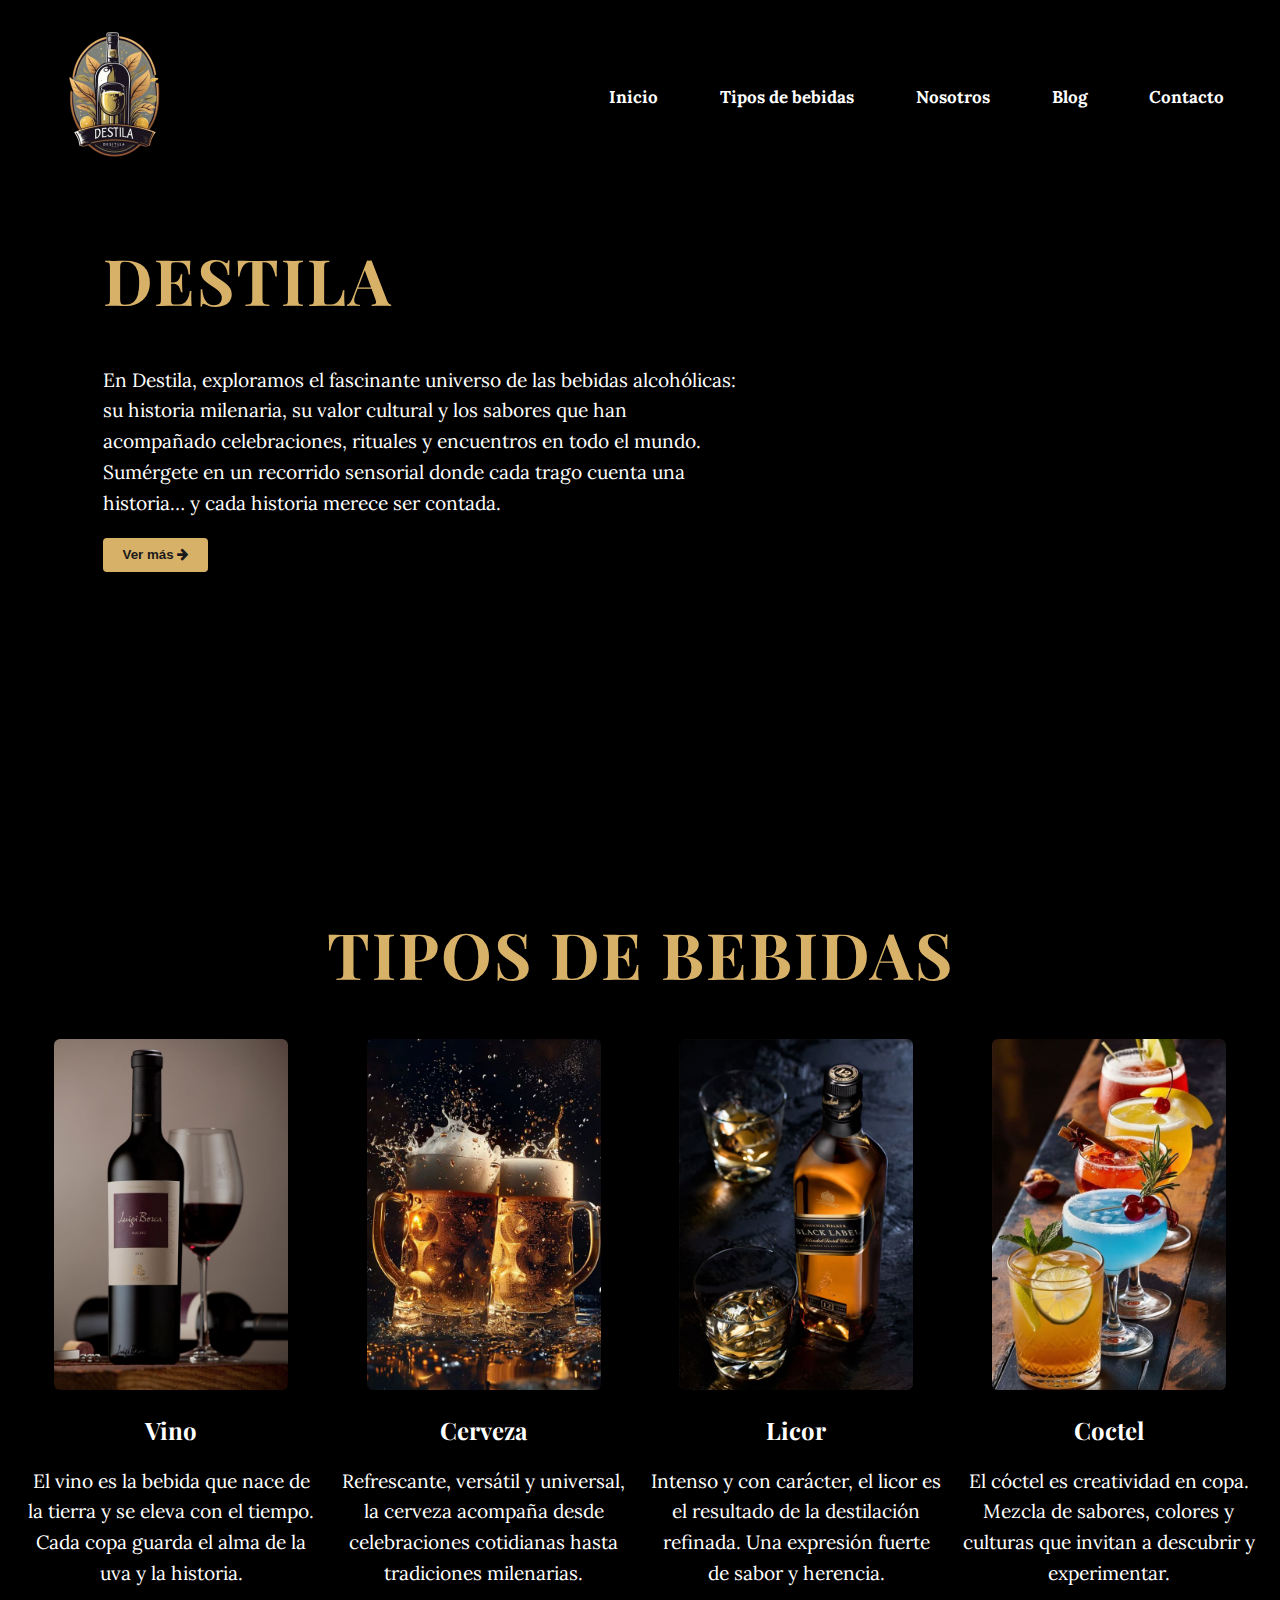
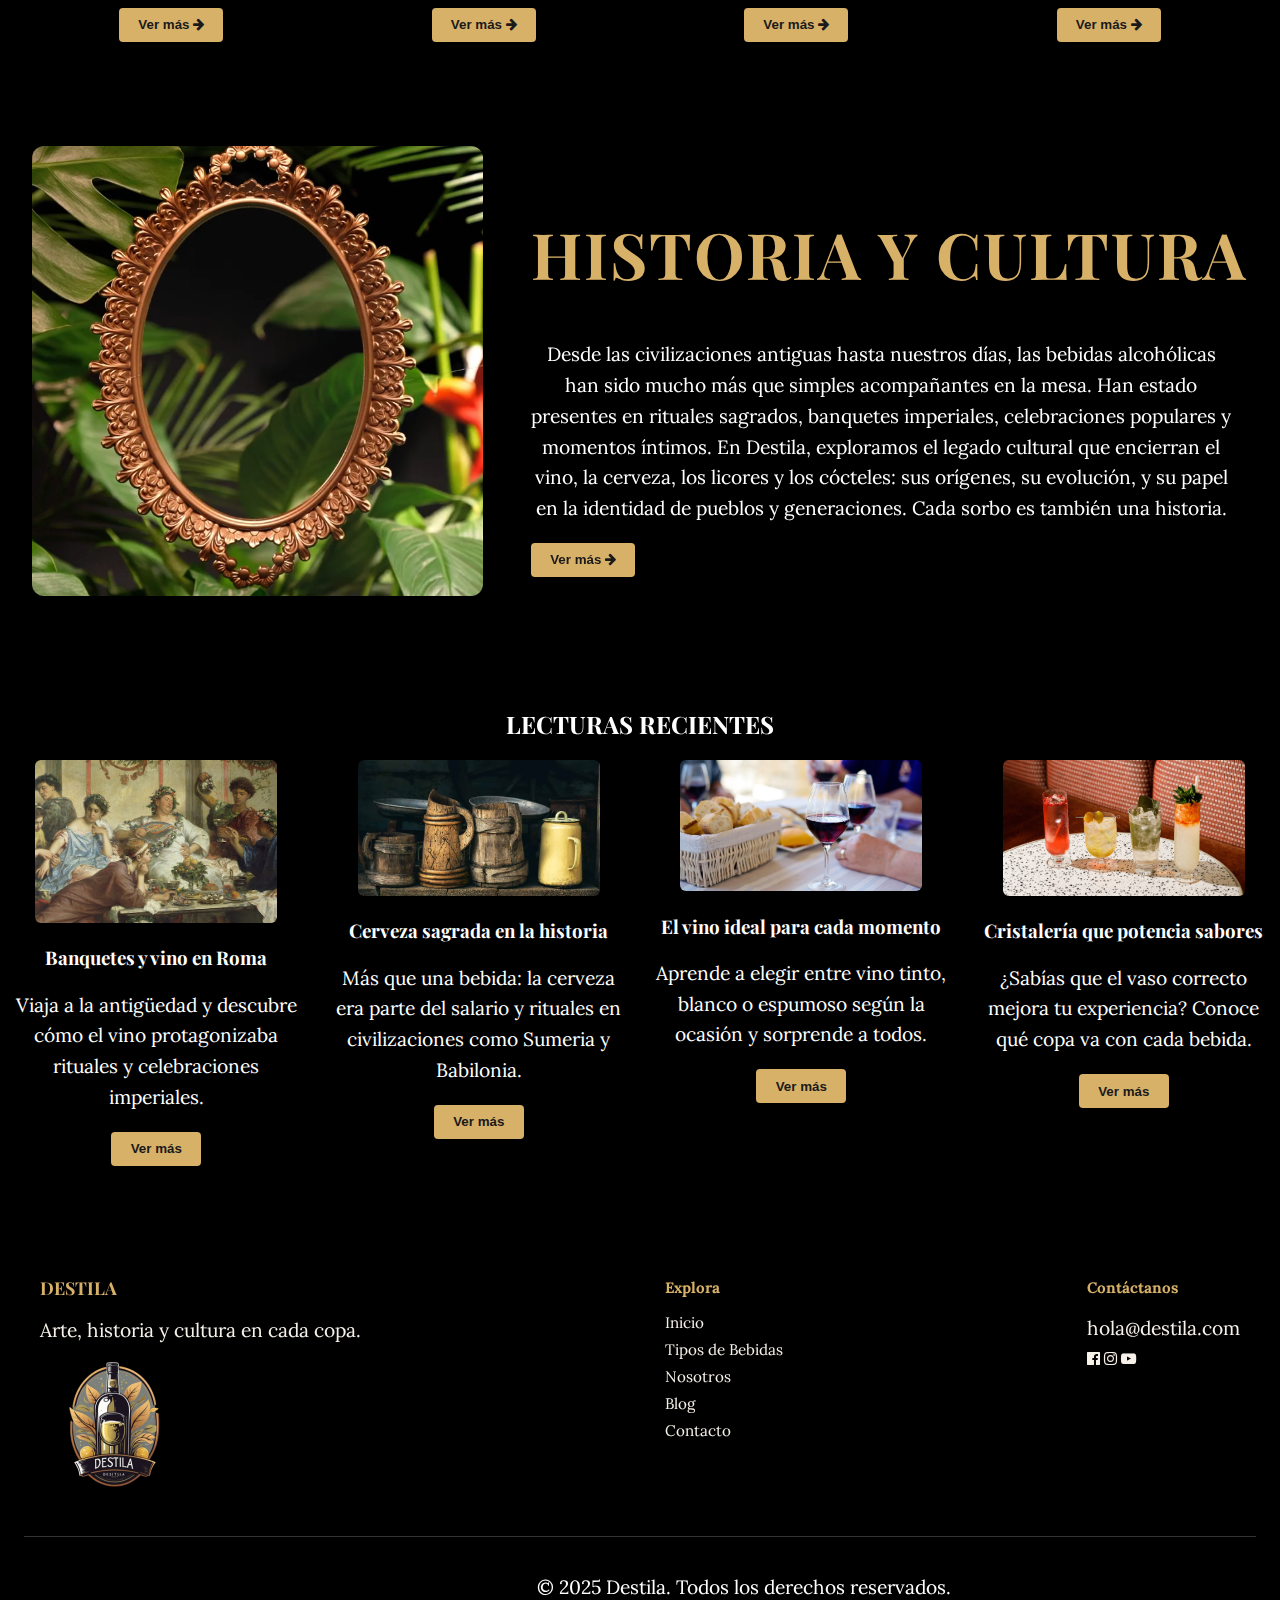
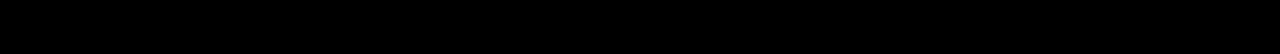
<file: index.html>
<!DOCTYPE html>
<html lang="en">
<head>
    <meta charset="UTF-8">
    <meta name="viewport" content="width=device-width, initial-scale=1.0">
    <title>Inicio</title>
    <link rel="stylesheet" href="css/style.css">
    <link rel="stylesheet" href="https://cdnjs.cloudflare.com/ajax/libs/font-awesome/4.7.0/css/font-awesome.min.css">
<link href="https://fonts.googleapis.com/css2?family=Playfair+Display&family=Lora&display=swap" rel="stylesheet">

</head>
<body>
   <header>
    <div class="logo">
        <img src="img/loge.png" alt="" >
    </div>
    <nav class="menu">
        <a target="_blank" href="#index.html">Inicio</a>
        <a target="_blank" href="tiposdebebidas.html">Tipos de bebidas</a>
        <a target="_blank" href="nosotros.html">Nosotros</a>
        <a target="_blank" href="blog.html">Blog</a>
        <a target="_blank" href="contacto.html">Contacto</a>
     </nav>
    </header> 

    <section class="banner">
        <div class="banner-text">
            <h1>DESTILA</h1>
            <p>En Destila, exploramos el fascinante universo de las bebidas alcohólicas: su historia milenaria, su valor cultural y los sabores que han acompañado celebraciones, rituales y encuentros en todo el mundo.
               Sumérgete en un recorrido sensorial donde cada trago cuenta una historia… y cada historia merece ser contada.</p>
             <a target="_blank" href="nosotros.html"><button class="btn"> Ver más <i class="fa fa-arrow-right"></i></button></a>
        </div>
        <div class="banner-image">
            <img class="image" src="img/wine.png" alt="">
        </div>
    </section>
    <section class="container">
        <h1 style="text-align: center;">TIPOS DE BEBIDAS</h1>
        <div class="row">
            <div class= "column">
                <div class="card">
                <img src="img/vino.jpeg" alt="">
                <h2>Vino</h2>
                <p>El vino es la bebida que nace de la tierra y se eleva con el tiempo. Cada copa guarda el alma de la uva y la historia.</p>
               <a target="_blank" href="tiposdebebidas.html"><button class="btn"> Ver más <i class="fa fa-arrow-right"></i></button></a>
            </div>
            </div>
            <div class= "column">
                <div class="card">
                <img src="img/beer.jpeg" alt="">
                <h2>Cerveza</h2>
                <p>Refrescante, versátil y universal, la cerveza acompaña desde celebraciones cotidianas hasta tradiciones milenarias.</p>
                <a target="_blank" href="tiposdebebidas.html"><button class="btn"> Ver más <i class="fa fa-arrow-right"></i></button></a>
            </div>
            </div>
            <div class= "column">
                <div class="card">
                <img src="img/licor.jpeg" alt="">
                <h2>Licor</h2>
                <p>Intenso y con carácter, el licor es el resultado de la destilación refinada. Una expresión fuerte de sabor y herencia.</p>
                <a target="_blank" href="tiposdebebidas.html"><button class="btn"> Ver más <i class="fa fa-arrow-right"></i></button></a>
            </div>
            </div>
            <div class= "column">
                <div class="card">
                <img src="img/coctel.jpeg" alt="">
                <h2>Coctel</h2>
                <p>El cóctel es creatividad en copa. Mezcla de sabores, colores y culturas que invitan a descubrir y experimentar.</p>
                <a target="_blank" href="tiposdebebidas.html"><button class="btn"> Ver más <i class="fa fa-arrow-right"></i></button></a>
            </div>
            </div>
        </div>
    </section>

    <section class="historia">
        <div class="historia-container">
            <div class="historia-video">
                
                   <video autoplay loop muted playsinline">
                    <source src="video/b5bb9a4e33808998a819bbcefabda4a9.mp4" type="video/mp4">
                   
                    </video>

               
            </div>
            <div class="historia-text">
             
                   <h1 style="text-align: center;">HISTORIA Y CULTURA</h1>
                   <p style="text-align: center;">Desde las civilizaciones antiguas hasta nuestros días, las bebidas alcohólicas han sido mucho más que simples acompañantes en la mesa.
                        Han estado presentes en rituales sagrados, banquetes imperiales, celebraciones populares y momentos íntimos.
                        En Destila, exploramos el legado cultural que encierran el vino, la cerveza, los licores y los cócteles: sus orígenes, su evolución, y su papel en la identidad de pueblos y generaciones.
                        Cada sorbo es también una historia.</p>
                        <a target="_blank" href="nosotros.html"><button class="btn"> Ver más <i class="fa fa-arrow-right"></i></button></a>
    
            </div>
        </div>
    </section>

    <section class="blog">
        <div class="blog-container">
            <h2 style="text-align: center;">LECTURAS RECIENTES</h2>
        <div class="blog1">
            <div class="blog-card">
                <img style="height: 163px;" src="img/articulo1.jpg" alt="">
                <h3>Banquetes y vino en Roma</h3>
                <P> Viaja a la antigüedad y descubre cómo el vino protagonizaba rituales y celebraciones imperiales.</P>
                <a target="_blank" href="blog.html"><button>Ver más</button></a>
            </div>
        </div>
        <div class="blog1">
            <div class="blog-card">
                 <img src="img/articulo2.jpg" alt="">
                 <h3>Cerveza sagrada en la historia</h3>
                <P>Más que una bebida: la cerveza era parte del salario y rituales en civilizaciones como Sumeria y Babilonia.</P>
                <a target="_blank" href="blog.html"><button>Ver más</button></a>
            </div>
        </div>
        <div class="blog1">
            <div class="blog-card">
                 <img src="img/articulo3.png" alt="">
                 <h3>El vino ideal para cada momento</h3>
                <P>Aprende a elegir entre vino tinto, blanco o espumoso según la ocasión y sorprende a todos.</P>
                <a target="_blank" href="blog.html"><button>Ver más</button></a>
            </div>
        </div>
        <div class="blog1">
            <div class="blog-card">
                 <img src="img/articulo4.jpg" alt="">
                 <h3>Cristalería que potencia sabores</h3>
                <P>¿Sabías que el vaso correcto mejora tu experiencia? Conoce qué copa va con cada bebida.</P>
                <a target="_blank" href="blog.html"><button>Ver más</button></a>
            </div>
        </div>
        </div>
    </section>


</body>
<footer class="footer">
  <div class="footer-container">
    <div class="footer-logo">
      <h3>DESTILA</h3>
      <p>Arte, historia y cultura en cada copa.</p>
      <img src="img/loge.png" alt="">
    </div>
    
    <div class="footer-links">
      <h4>Explora</h4>
      <ul>
        <li><a target="_blank" href="index.html">Inicio</a></li>
        <li><a target="_blank" href="tiposdebebidas.html">Tipos de Bebidas</a></li>
        <li><a target="_blank" href="nosotros.html">Nosotros</a></li>
        <li><a target="_blank" href="blog.html">Blog</a></li>
        <li><a target="_blank" href="contacto.html">Contacto</a></li>
      </ul>
    </div>

    <div class="footer-contacto">
      <h4>Contáctanos</h4>
      <p>hola@destila.com</p>
      <i class="fa fa-facebook-official" aria-hidden="true"></i>
      <i class="fa fa-instagram" aria-hidden="true"></i>
      <i class="fa fa-youtube-play" aria-hidden="true"></i>
    </div>
  </div>

  <div  class="footer-copy">
    <p>© 2025 Destila. Todos los derechos reservados.</p>
  </div>
</footer>

</html>
</file>
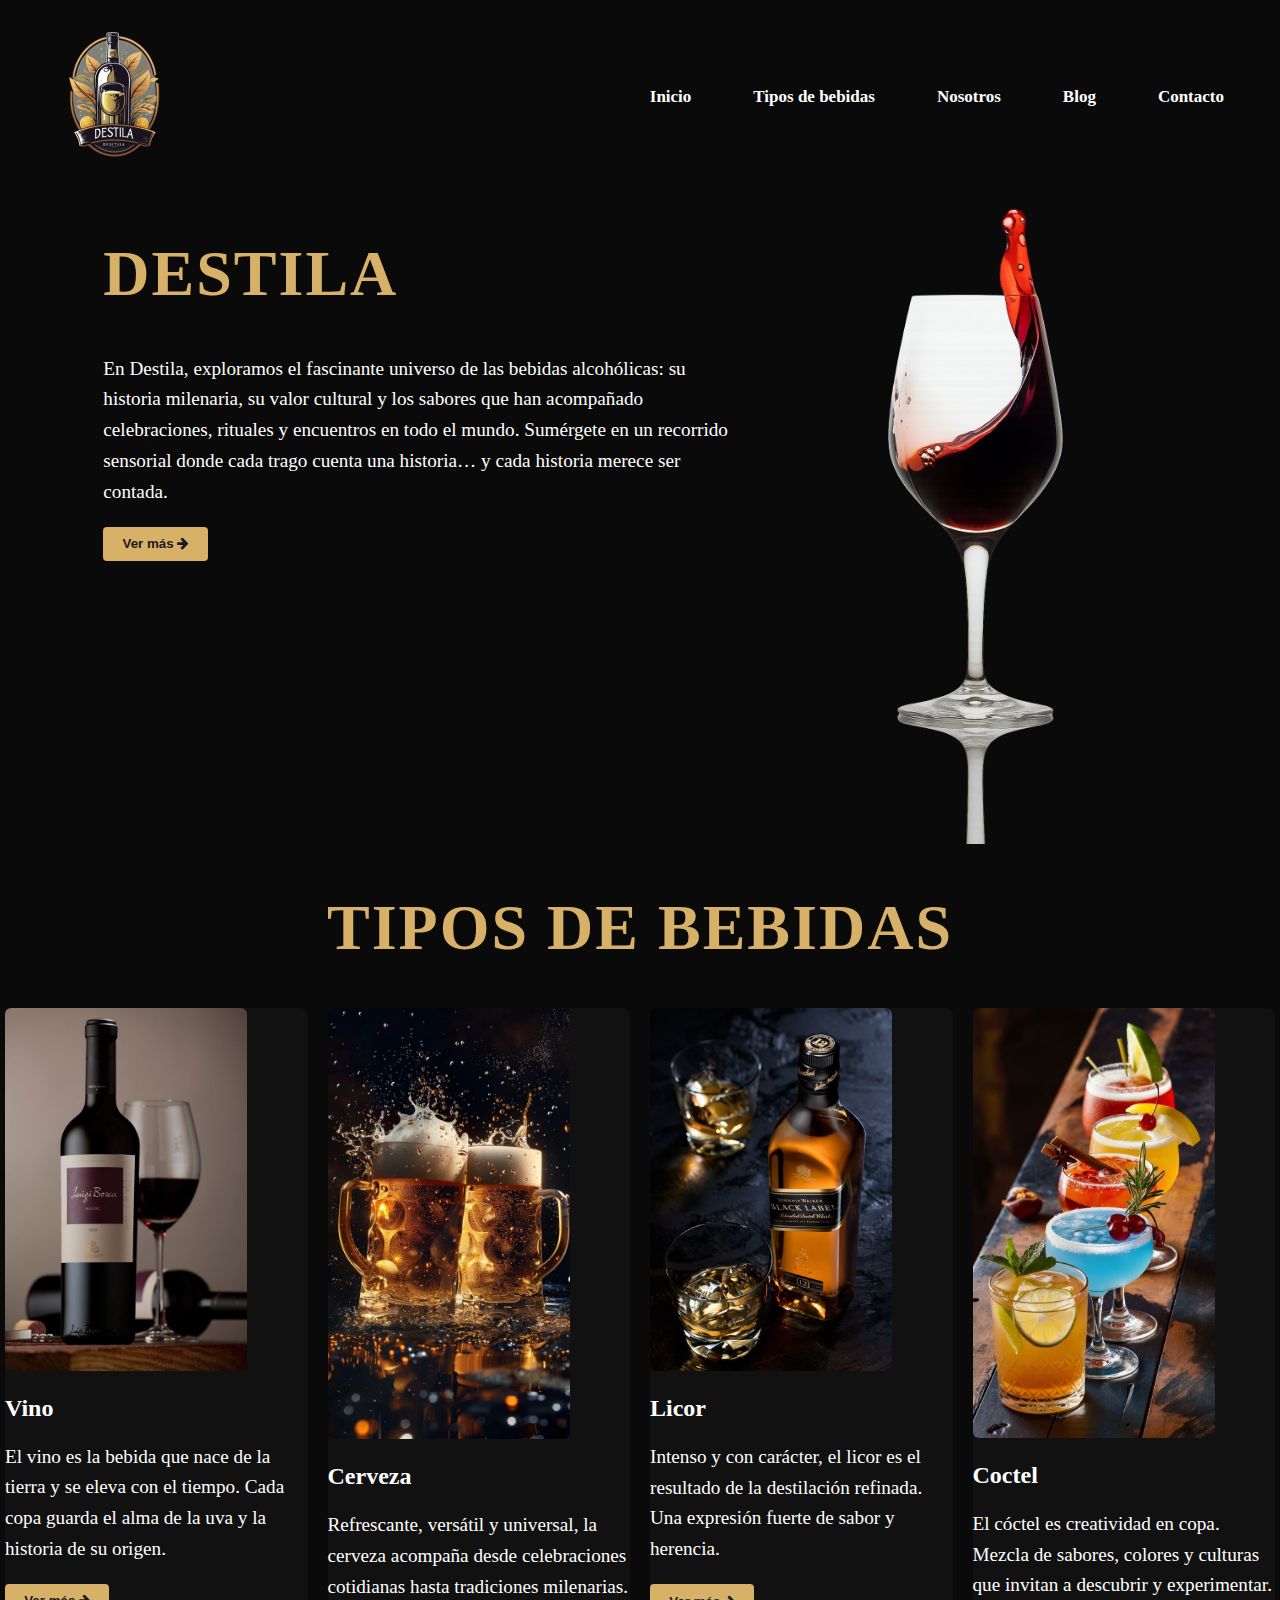
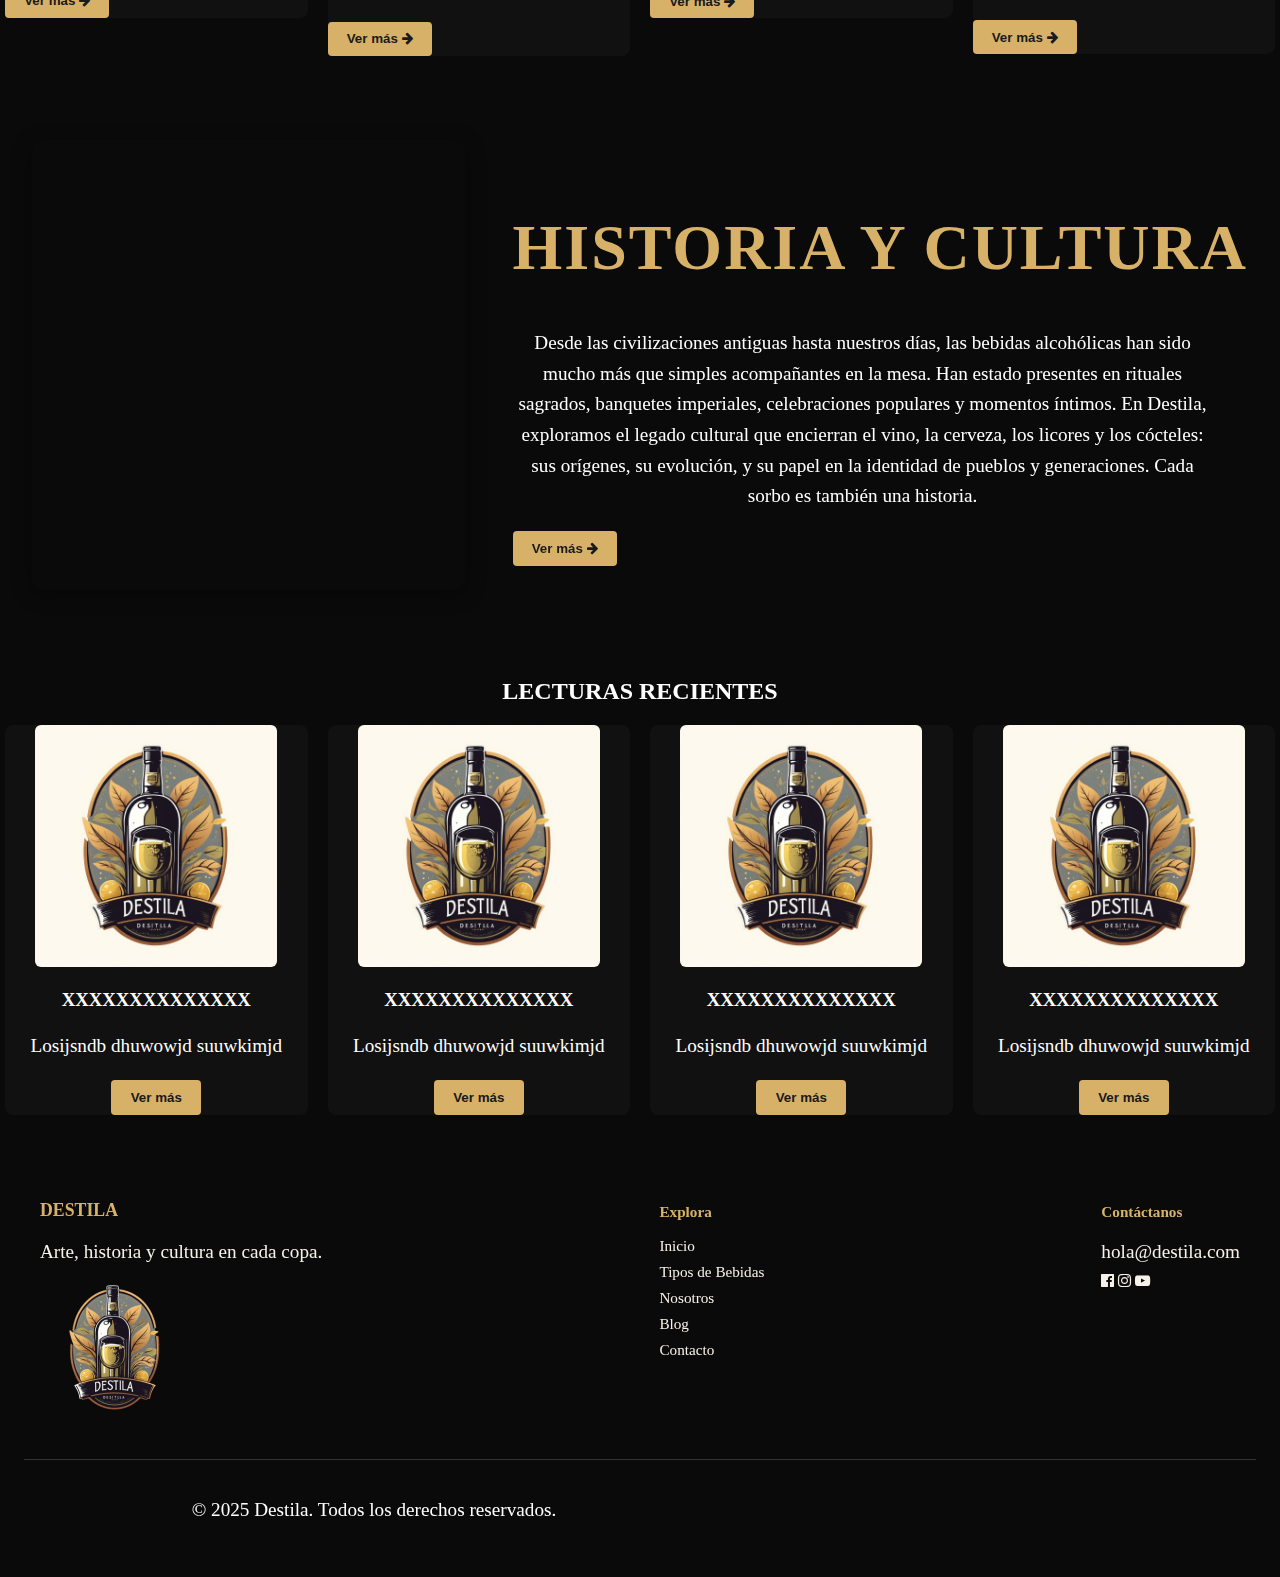
<file: wweb/index.html>
<!DOCTYPE html>
<html lang="en">
<head>
    <meta charset="UTF-8">
    <meta name="viewport" content="width=device-width, initial-scale=1.0">
    <title>Inicio</title>
    <link rel="stylesheet" href="css/style.css">
    <link rel="stylesheet" href="https://cdnjs.cloudflare.com/ajax/libs/font-awesome/4.7.0/css/font-awesome.min.css">
</head>
<body>
   <header>
    <div class="logo">
        <img src="img/loge.png" alt="" >
    </div>
    <nav class="menu">
        <a href="#index.html">Inicio</a>
        <a href="tiposdebebidas.html">Tipos de bebidas</a>
        <a href="nosotros.html">Nosotros</a>
        <a href="blog.html">Blog</a>
        <a href="contacto.html">Contacto</a>
     </nav>
    </header>

    <section class="banner">
        <div class="banner-text">
            <h1>DESTILA</h1>
            <p>En Destila, exploramos el fascinante universo de las bebidas alcohólicas: su historia milenaria, su valor cultural y los sabores que han acompañado celebraciones, rituales y encuentros en todo el mundo.
               Sumérgete en un recorrido sensorial donde cada trago cuenta una historia… y cada historia merece ser contada.</p>
              <button class="btn"> Ver más <i class="fa fa-arrow-right"></i></button>
        </div>
        <div class="banner-image">
            <img class="image" src="img/wine.png" alt="">
        </div>
    </section>
    <section class="container">
        <h1 style="text-align: center;">TIPOS DE BEBIDAS</h1>
        <div class="row">
            <div class= "column">
                <div class="card">
                <img src="img/vino.jpeg" alt="">
                <h2>Vino</h2>
                <p>El vino es la bebida que nace de la tierra y se eleva con el tiempo. Cada copa guarda el alma de la uva y la historia de su origen.</p>
               <a href="tiposdebebidas.html"><button class="btn"> Ver más <i class="fa fa-arrow-right"></i></button></a>
            </div>
            </div>
            <div class= "column">
                <div class="card">
                <img src="img/beer.jpeg" alt="">
                <h2>Cerveza</h2>
                <p>Refrescante, versátil y universal, la cerveza acompaña desde celebraciones cotidianas hasta tradiciones milenarias.</p>
                <a href="tiposdebebidas.html"><button class="btn"> Ver más <i class="fa fa-arrow-right"></i></button></a>
            </div>
            </div>
            <div class= "column">
                <div class="card">
                <img src="img/licor.jpeg" alt="">
                <h2>Licor</h2>
                <p>Intenso y con carácter, el licor es el resultado de la destilación refinada. Una expresión fuerte de sabor y herencia.</p>
                <a href="tiposdebebidas.html"><button class="btn"> Ver más <i class="fa fa-arrow-right"></i></button></a>
            </div>
            </div>
            <div class= "column">
                <div class="card">
                <img src="img/coctel.jpeg" alt="">
                <h2>Coctel</h2>
                <p>El cóctel es creatividad en copa. Mezcla de sabores, colores y culturas que invitan a descubrir y experimentar.</p>
                <a href="tiposdebebidas.html"><button class="btn"> Ver más <i class="fa fa-arrow-right"></i></button></a>
            </div>
            </div>
        </div>
    </section>

    <section class="historia">
        <div class="historia-container">
            <div class="historia-video">
                
                   <video autoplay loop muted playsinline">
                    <source src="video/b5bb9a4e33808998a819bbcefabda4a9.mp4" type="video/mp4">
                   
                    </video>

               
            </div>
            <div class="historia-text">
             
                   <h1 style="text-align: center;">HISTORIA Y CULTURA</h1>
                   <p style="text-align: center;">Desde las civilizaciones antiguas hasta nuestros días, las bebidas alcohólicas han sido mucho más que simples acompañantes en la mesa.
                        Han estado presentes en rituales sagrados, banquetes imperiales, celebraciones populares y momentos íntimos.
                        En Destila, exploramos el legado cultural que encierran el vino, la cerveza, los licores y los cócteles: sus orígenes, su evolución, y su papel en la identidad de pueblos y generaciones.
                        Cada sorbo es también una historia.</p>
                        <a href="nosotros.html"><button class="btn"> Ver más <i class="fa fa-arrow-right"></i></button></a>
    
            </div>
        </div>
    </section>

    <section class="blog">
        <div class="blog-container">
            <h2 style="text-align: center;">LECTURAS RECIENTES</h2>
        <div class="blog1">
            <div class="blog-card">
                <img src="img/logo.jpeg" alt="">
                <h3>XXXXXXXXXXXXXX</h3>
                <P>Losijsndb dhuwowjd suuwkimjd</P>
                <button>Ver más</button>
            </div>
        </div>
        <div class="blog1">
            <div class="blog-card">
                 <img src="img/logo.jpeg" alt="">
                 <h3>XXXXXXXXXXXXXX</h3>
                <P>Losijsndb dhuwowjd suuwkimjd</P>
                <button>Ver más</button>
            </div>
        </div>
        <div class="blog1">
            <div class="blog-card">
                 <img src="img/logo.jpeg" alt="">
                 <h3>XXXXXXXXXXXXXX</h3>
                <P>Losijsndb dhuwowjd suuwkimjd</P>
                <button>Ver más</button>
            </div>
        </div>
        <div class="blog1">
            <div class="blog-card">
                 <img src="img/logo.jpeg" alt="">
                 <h3>XXXXXXXXXXXXXX</h3>
                <P>Losijsndb dhuwowjd suuwkimjd</P>
                <button>Ver más</button>
            </div>
        </div>
        </div>
    </section>


</body>
<footer class="footer">
  <div class="footer-container">
    <div class="footer-logo">
      <h3>DESTILA</h3>
      <p>Arte, historia y cultura en cada copa.</p>
      <img src="img/loge.png" alt="">
    </div>
    
    <div class="footer-links">
      <h4>Explora</h4>
      <ul>
        <li><a href="index.html">Inicio</a></li>
        <li><a href="tiposdebebidas.html">Tipos de Bebidas</a></li>
        <li><a href="nosotros.html">Nosotros</a></li>
        <li><a href="blog.html">Blog</a></li>
        <li><a href="contacto.html">Contacto</a></li>
      </ul>
    </div>

    <div class="footer-contacto">
      <h4>Contáctanos</h4>
      <p>hola@destila.com</p>
      <i class="fa fa-facebook-official" aria-hidden="true"></i>
      <i class="fa fa-instagram" aria-hidden="true"></i>
      <i class="fa fa-youtube-play" aria-hidden="true"></i>
    </div>
  </div>

  <div  class="footer-copy">
    <p>© 2025 Destila. Todos los derechos reservados.</p>
  </div>
</footer>

</html>
</file>
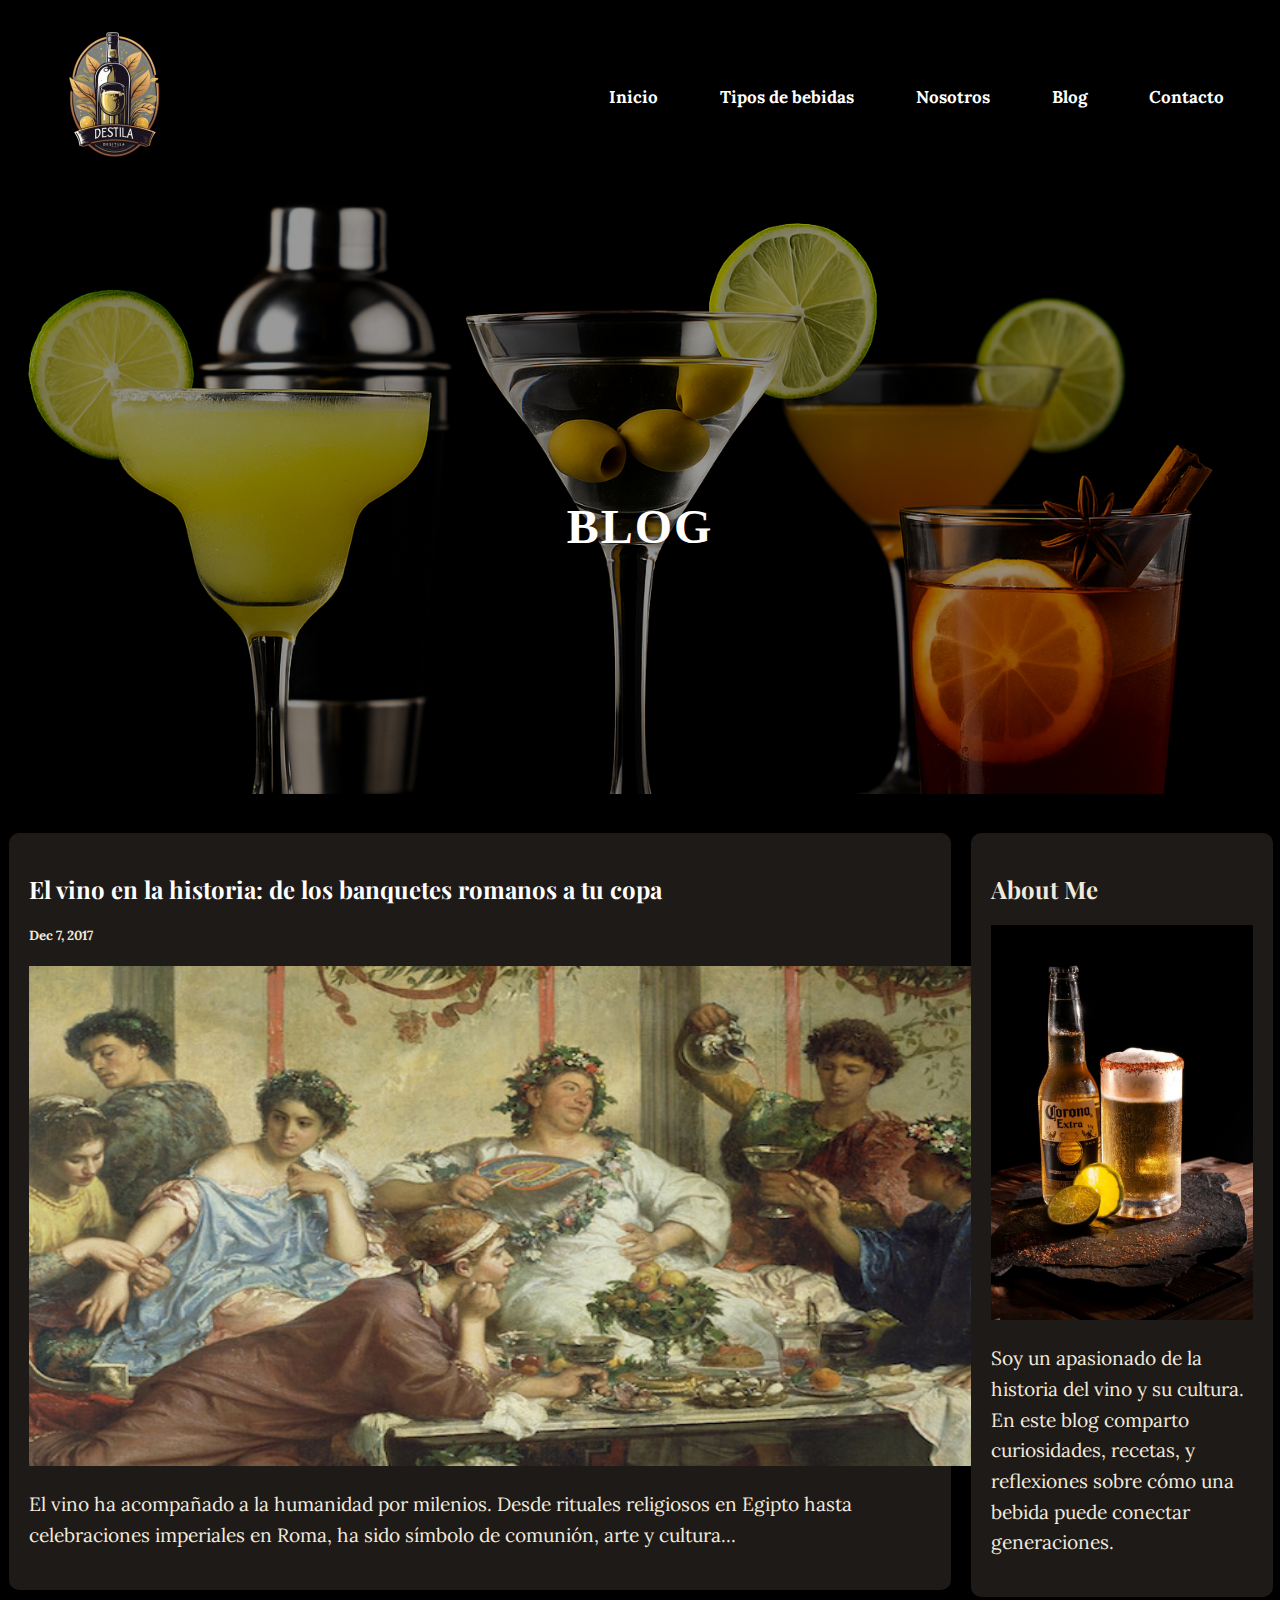
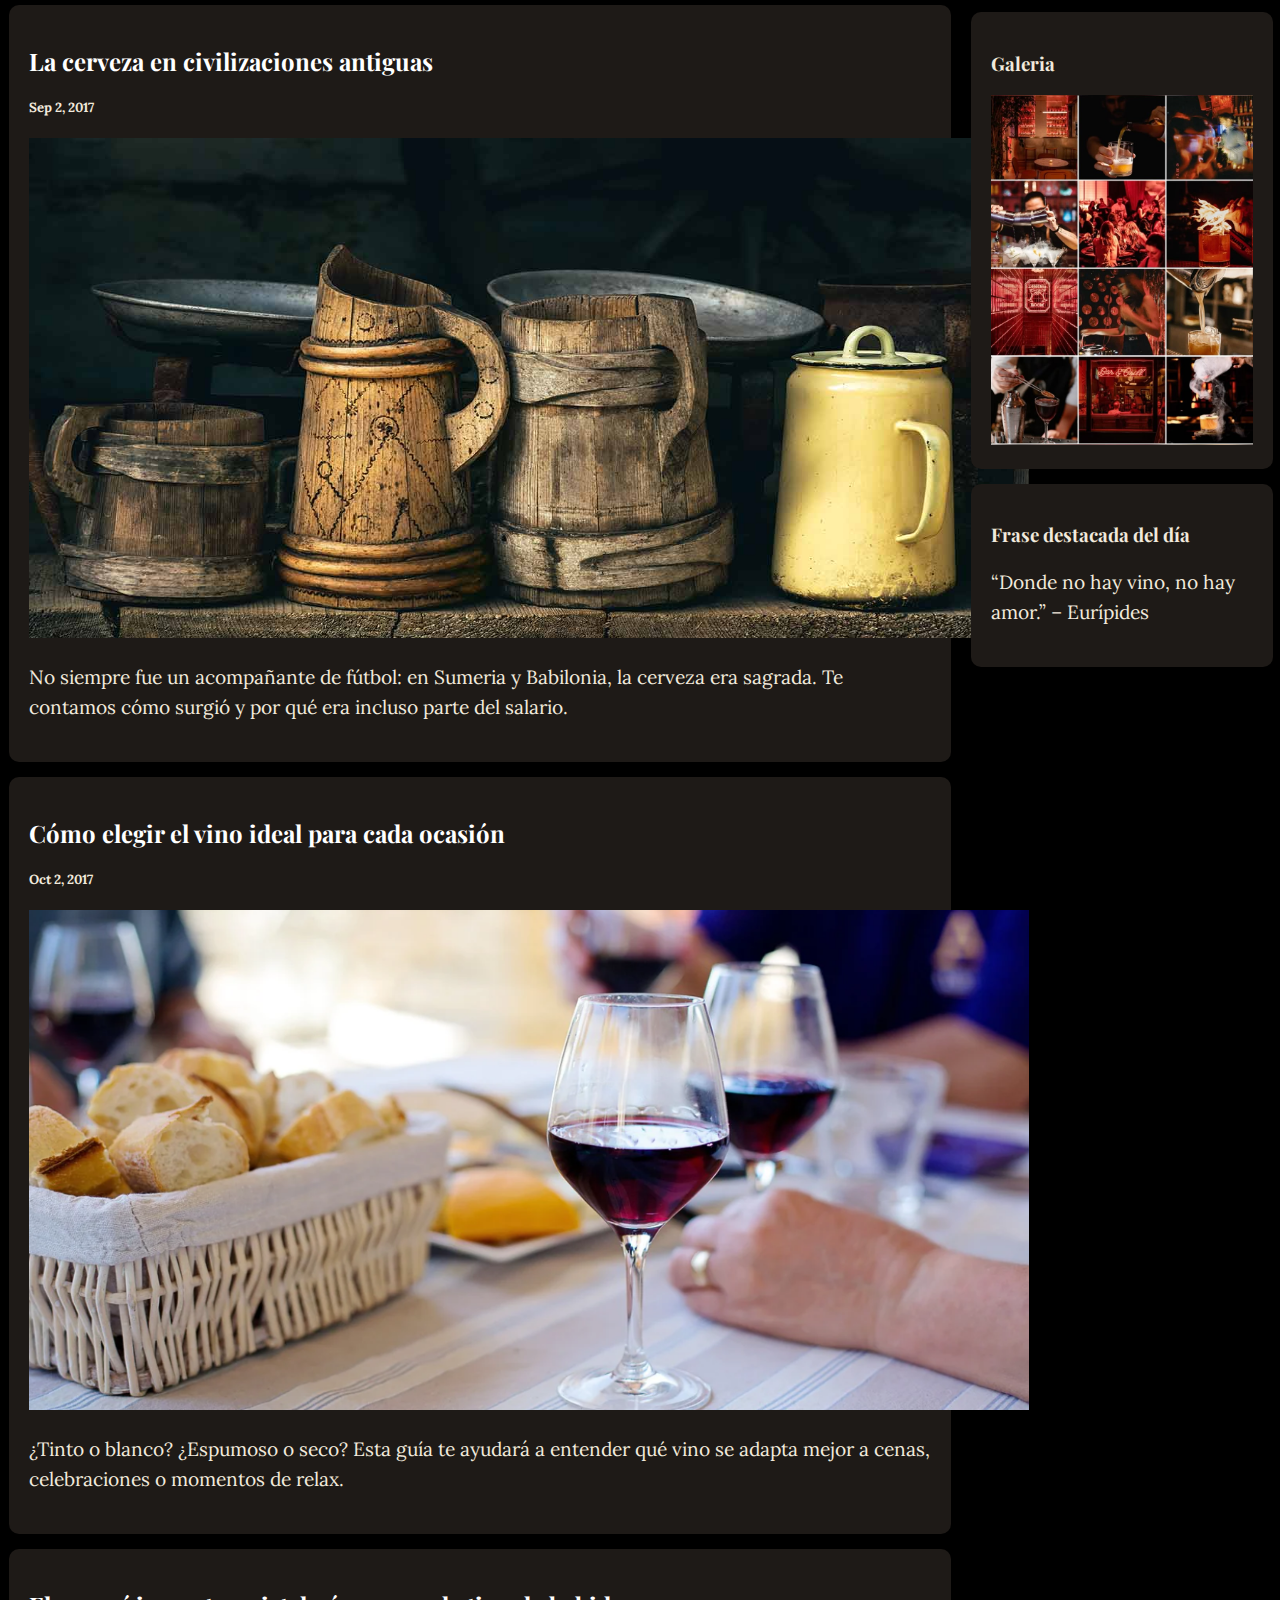
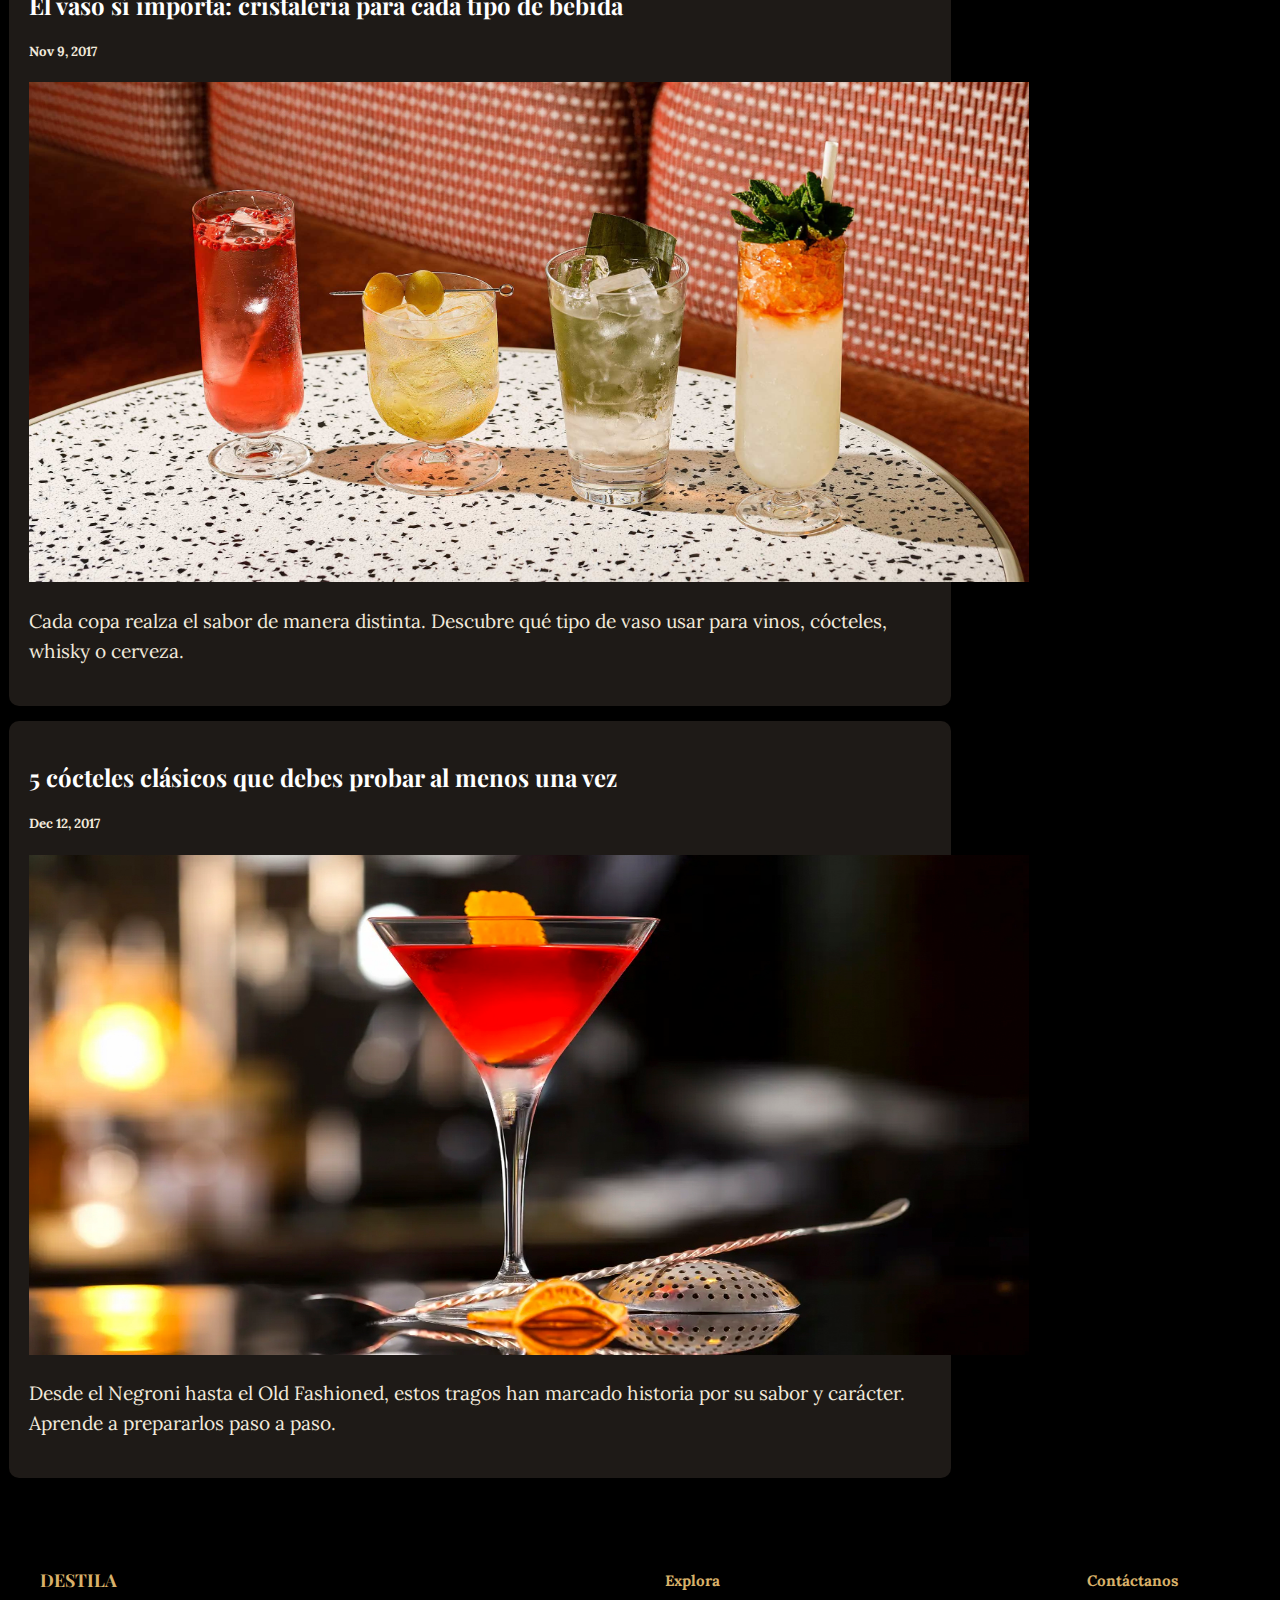
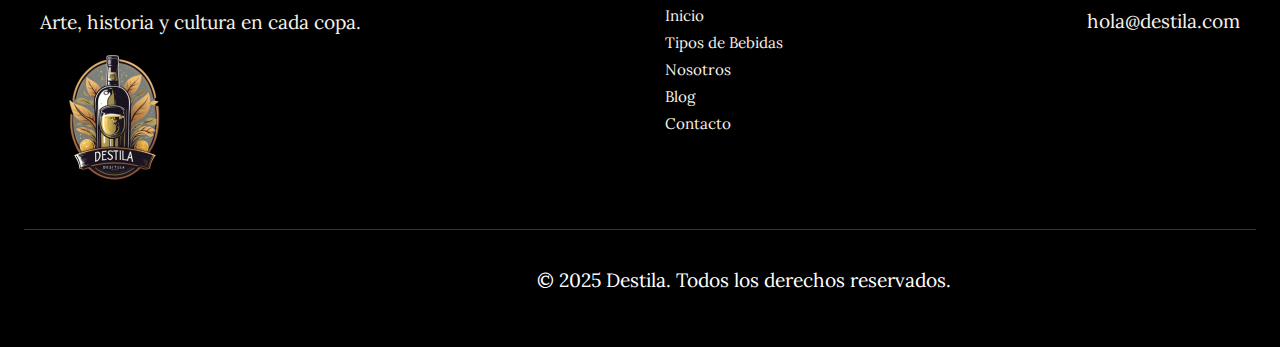
<file: blog.html>
<!DOCTYPE html>
<html lang="en">
<head>
    <meta charset="UTF-8">
    <meta name="viewport" content="width=device-width, initial-scale=1.0">
    <link rel="stylesheet" href="css/style.css">
    <link href="https://fonts.googleapis.com/css2?family=Playfair+Display&family=Lora&display=swap" rel="stylesheet">

    <title>Blog</title>
</head>
<body>
    <header>
        <div class="logo">
            <img src="img/loge.png" alt="Logo Destila">
        </div>
        <nav class="menu">
            <a target="_blank" href="index.html">Inicio</a>
            <a target="_blank" href="tiposdebebidas.html">Tipos de bebidas</a>
            <a target="_blank" href="nosotros.html">Nosotros</a>
            <a target="_blank" href="blog.html">Blog</a>
            <a target="_blank" href="contacto.html">Contacto</a>
        </nav>
    </header>

    <div class="bebida">
        <img src="img/banner_bebida.png" alt="Banner de bebidas">
        <div class="overlay"></div>
        <h1 class="bebida-title">BLOG</h1>
    </div>
    <div class="blog">
        <div class="leftcolumn">
          <div class="card-blog">
          <a target="_blank" style="text-decoration: none; color: white;"  href="https://5barricas.valenciaplaza.com/el-vino-en-la-antigua-roma/"> <h2>El vino en la historia: de los banquetes romanos a tu copa</h2></a> 
            <h5> Dec 7, 2017</h5>
           <img class="fakeimg" src="img/articulo1.jpg" alt="">
            <p class="intro">El vino ha acompañado a la humanidad por milenios. Desde rituales religiosos en Egipto hasta celebraciones imperiales en Roma, ha sido símbolo de comunión, arte y cultura...</p>
          </div>
          <div class="card-blog">
          <a target="_blank" style="text-decoration: none; color: white;" href=https://unamglobal.unam.mx/global_revista/la-cerveza-en-la-antiguedad-y-la-edad-media/> <h2>La cerveza en civilizaciones antiguas</h2></a>
            <h5> Sep 2, 2017</h5>
            <img class="fakeimg" src="img/articulo2.jpg" alt="">
            <p class="intro">No siempre fue un acompañante de fútbol: en Sumeria y Babilonia, la cerveza era sagrada. Te contamos cómo surgió y por qué era incluso parte del salario.</p>
          </div>
          <div class="card-blog">
           <a target="_blank" style="text-decoration: none; color: white;" href="https://tiendagobar.com/blogs/informacion/como-elegir-el-vino-perfecto-para-cada-ocasion?srsltid=AfmBOopxrx-SNbQzZANnYqJokMBd5t01N3b-C2rEbEpYMfLY-TnsiZfC"> <h2>Cómo elegir el vino ideal para cada ocasión</h2></a>
            <h5> Oct 2, 2017</h5>
            <img class="fakeimg" src="img/articulo3.png" alt="">
           <p class="intro">¿Tinto o blanco? ¿Espumoso o seco? Esta guía te ayudará a entender qué vino se adapta mejor a cenas, celebraciones o momentos de relax.</p>
          </div>
          <div class="card-blog">
           <a target="_blank" style="text-decoration: none; color: white;" href=https://www.jicaradrinks.com/jicara-lifestyle/vasos-para-cada-bebida> <h2>El vaso sí importa: cristalería para cada tipo de bebida</h2></a>
            <h5> Nov 9, 2017</h5>
            <img class="fakeimg" src="img/articulo4.jpg" alt="">
          <p class="intro">Cada copa realza el sabor de manera distinta. Descubre qué tipo de vaso usar para vinos, cócteles, whisky o cerveza.</p>
          </div>
          <div class="card-blog">
           <a target="_blank" style="text-decoration: none; color: white;" href="https://www.gastroactitud.com/pista/cocteles-clasicos/"> <h2>5 cócteles clásicos que debes probar al menos una vez</h2></a>
            <h5> Dec 12, 2017</h5>
            <img class="fakeimg" src="img/articulo5.jpg" alt="">
            <p class="intro">Desde el Negroni hasta el Old Fashioned, estos tragos han marcado historia por su sabor y carácter. Aprende a prepararlos paso a paso.</p>
          </div>
        </div>
        <div class="rightcolumn">
          <div class="card-blog">
            <h2>About Me</h2>
            <img style="width: 100%;" src="img/bebida.jpeg" alt="">
            <p>Soy un apasionado de la historia del vino y su cultura. En este blog comparto curiosidades, recetas, y reflexiones sobre cómo una bebida puede conectar generaciones.</p>
          </div>
          <div class="card-blog">
            <h3>Galeria</h3>
            <img style="width: 100%;" src="img/galeria.jpeg" alt="">
          </div>
          <div class="card-blog">
            <h3>Frase destacada del día</h3>
            <p>“Donde no hay vino, no hay amor.” – Eurípides</p>
          </div>
        </div>
      </div>


    
</body>
<footer class="footer">
    <div class="footer-container">
        <div class="footer-logo">
            <h3>DESTILA</h3>
            <p>Arte, historia y cultura en cada copa.</p>
            <img src="img/loge.png" alt="Logo Destila">
        </div>

        <div class="footer-links">
            <h4>Explora</h4>
            <ul>
                <li><a target="_blank" href="index.html">Inicio</a></li>
                <li><a target="_blank" href="tiposdebebidas.html">Tipos de Bebidas</a></li>
                <li><a target="_blank" href="nosotros.html">Nosotros</a></li>
                <li><a target="_blank" href="blog.html">Blog</a></li>
                <li><a target="_blank" href="contacto.html">Contacto</a></li>
            </ul>
        </div>

        <div class="footer-contacto">
            <h4>Contáctanos</h4>
            <p>hola@destila.com</p>
            <i class="fa fa-facebook-official"></i>
            <i class="fa fa-instagram"></i>
            <i class="fa fa-youtube-play"></i>
        </div>
    </div>

    <div class="footer-copy">
        <p>© 2025 Destila. Todos los derechos reservados.</p>
    </div>
</footer>
</html>
</file>
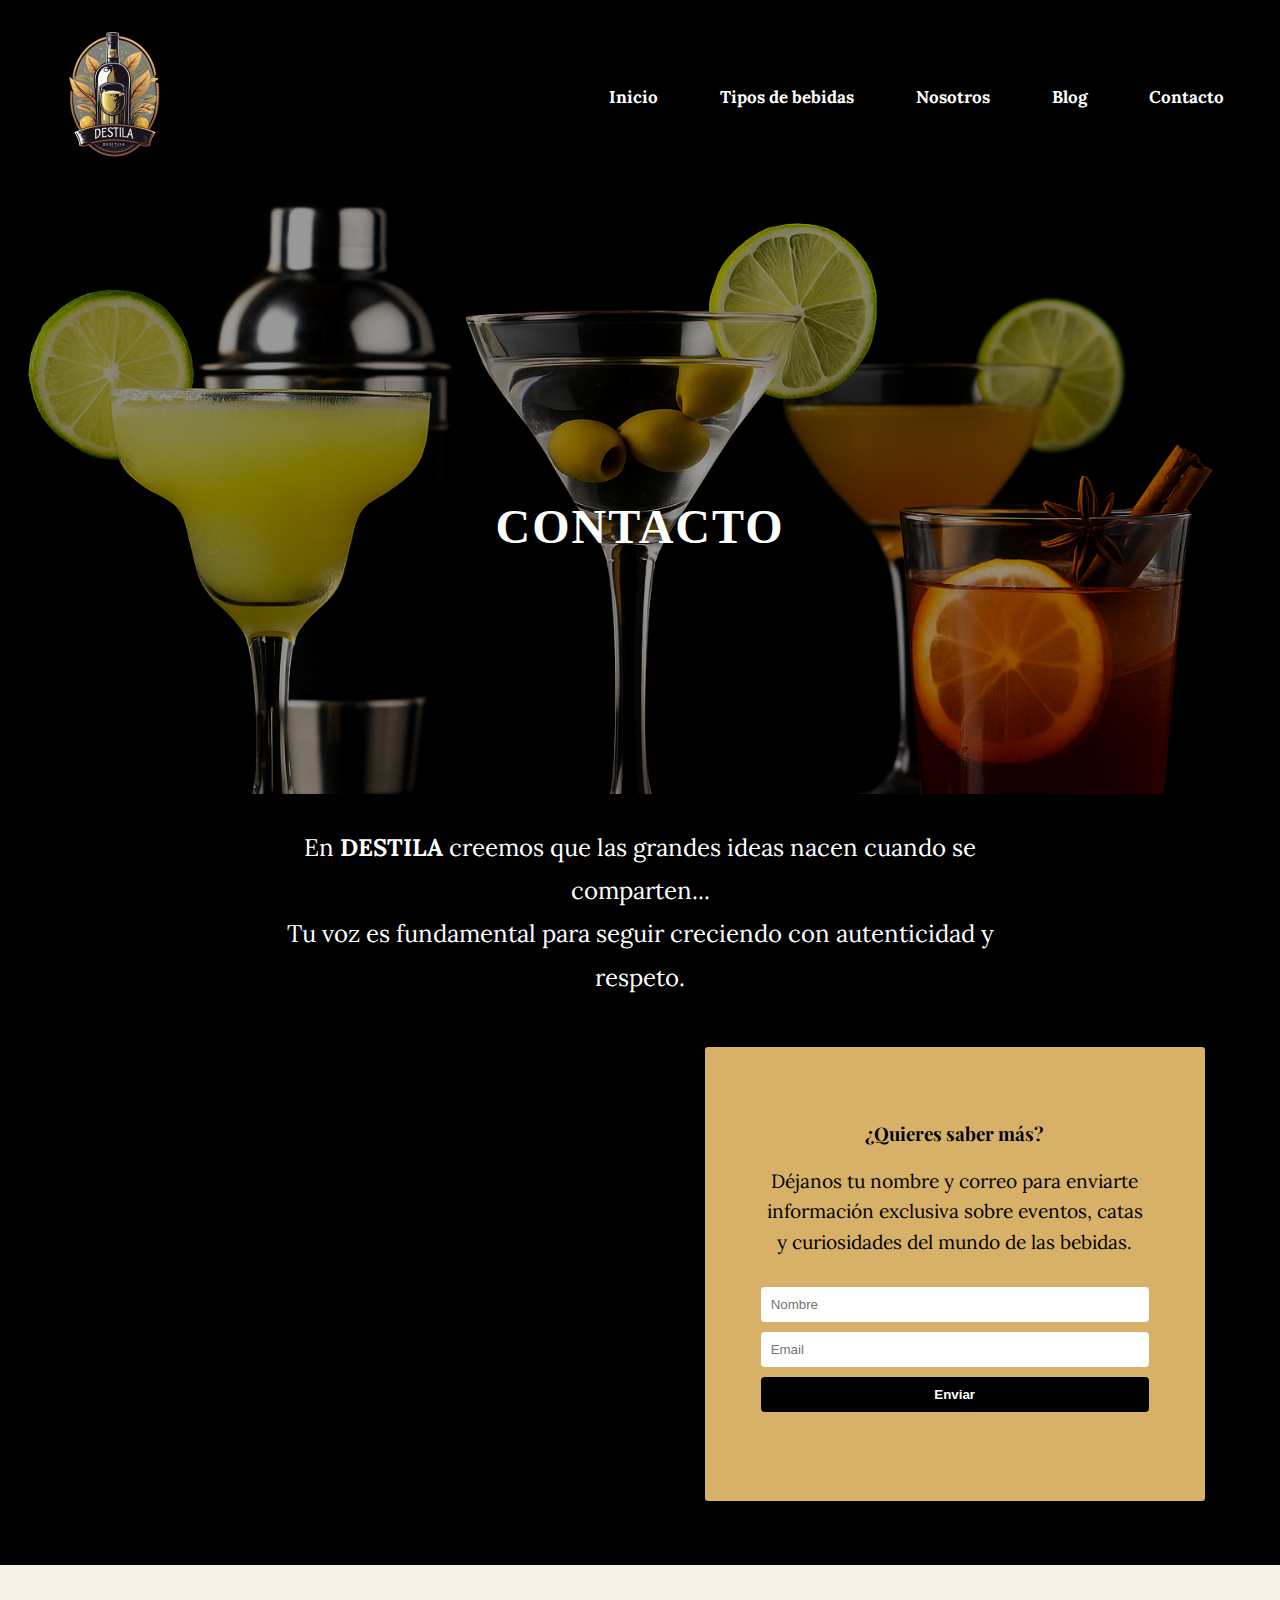
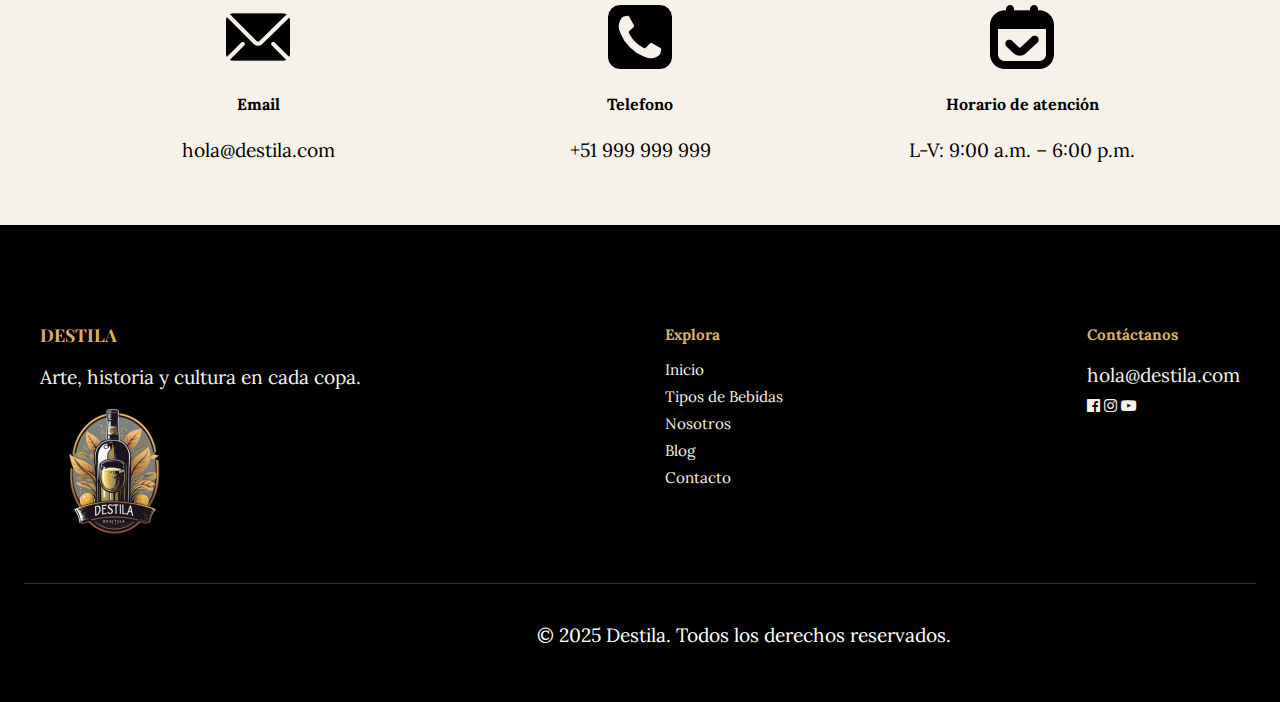
<file: contacto.html>
<!DOCTYPE html>
<html lang="en">
<head>
    <meta charset="UTF-8">
    <meta name="viewport" content="width=device-width, initial-scale=1.0">
    <title>Nosotros</title>
    <link rel="stylesheet" href="css/style.css">
    <link rel="stylesheet" href="https://cdnjs.cloudflare.com/ajax/libs/font-awesome/4.7.0/css/font-awesome.min.css">
<link href="https://fonts.googleapis.com/css2?family=Playfair+Display&family=Lora&display=swap" rel="stylesheet">

</head>
<body>
     <header>
        <div class="logo">
            <img src="img/loge.png" alt="Logo Destila">
        </div>
        <nav class="menu">
            <a target="_blank" href="index.html">Inicio</a>
            <a target="_blank" href="tiposdebebidas.html">Tipos de bebidas</a>
            <a target="_blank" href="nosotros.html">Nosotros</a>
            <a target="_blank" href="blog.html">Blog</a>
            <a target="_blank" href="contacto.html">Contacto</a>
        </nav>
    </header>

    <div class="bebida">
        <img src="img/banner_bebida.png" alt="Banner de bebidas">
        <div class="overlay"></div>
        <h1 class="bebida-title">CONTACTO</h1>
    </div>

   <div class="seccion-contacto">

  <div class="texto-contacto">
    <p>
      En <strong>DESTILA</strong> creemos que las grandes ideas nacen cuando se comparten...<br>
      Tu voz es fundamental para seguir creciendo con autenticidad y respeto.
    </p>
  </div>

  <div class="contenedor-contacto">
    <div class="mapa">
       <iframe src="https://www.google.com/maps/embed?pb=!1m14!1m12!1m3!1d15606.304851896422!2d-77.0327905195301!3d-12.07265265951237!2m3!1f0!2f0!3f0!3m2!1i1024!2i768!4f13.1!5e0!3m2!1ses-419!2spe!4v1749967866130!5m2!1ses-419!2spe" width="600" height="450" style="border:0;" allowfullscreen="" loading="lazy" referrerpolicy="no-referrer-when-downgrade"></iframe>
    </div>

    <div class="formulario">
        <h3>¿Quieres saber más?</h3>
        <p>Déjanos tu nombre y correo para enviarte información exclusiva sobre eventos, catas y curiosidades del mundo de las bebidas.</p>        
      <form action="#" method="POST">
        <input type="text" placeholder="Nombre" required>
        <input type="email" placeholder="Email" required>
        <button type="submit">Enviar</button>
      </form>
    </div>
  </div>

</div>
<div class="section-contact">

    <div class="column-contact">
        <div class="card-email">
            <img src="img/correo-electronico.png" alt="">
            <h4>Email</h4>
            <p> hola@destila.com</p>
        </div>
    </div>
    <div class="column-contact">
        <div class="card-horario">
            <img src="img/boton-de-simbolo-de-telefono.png" alt="">
            <h4>Telefono</h4>
            <p>+51 999 999 999</p>
        </div>
    </div>
    <div class="column-contact">
        <div class="card-horario">
            <img src="img/controlar.png" alt="">
            <h4>Horario de atención</h4>
            <p>L-V: 9:00 a.m. – 6:00 p.m.</p>
          
        </div>
    </div>
</div>


</body>
<footer class="footer">
    <div class="footer-container">
        <div class="footer-logo">
            <h3>DESTILA</h3>
            <p>Arte, historia y cultura en cada copa.</p>
            <img src="img/loge.png" alt="Logo Destila">
        </div>

        <div class="footer-links">
            <h4>Explora</h4>
            <ul>
                <li><a target="_blank" href="index.html">Inicio</a></li>
                <li><a target="_blank" href="tiposdebebidas.html">Tipos de Bebidas</a></li>
                <li><a target="_blank" href="nosotros.html">Nosotros</a></li>
                <li><a target="_blank" href="blog.html">Blog</a></li>
                <li><a target="_blank" href="contacto.html">Contacto</a></li>
            </ul>
        </div>

        <div class="footer-contacto">
            <h4>Contáctanos</h4>
            <p>hola@destila.com</p>
            <i class="fa fa-facebook-official"></i>
            <i class="fa fa-instagram"></i>
            <i class="fa fa-youtube-play"></i>
        </div>
    </div>

    <div class="footer-copy">
        <p>© 2025 Destila. Todos los derechos reservados.</p>
    </div>
</footer>
</html>
</file>
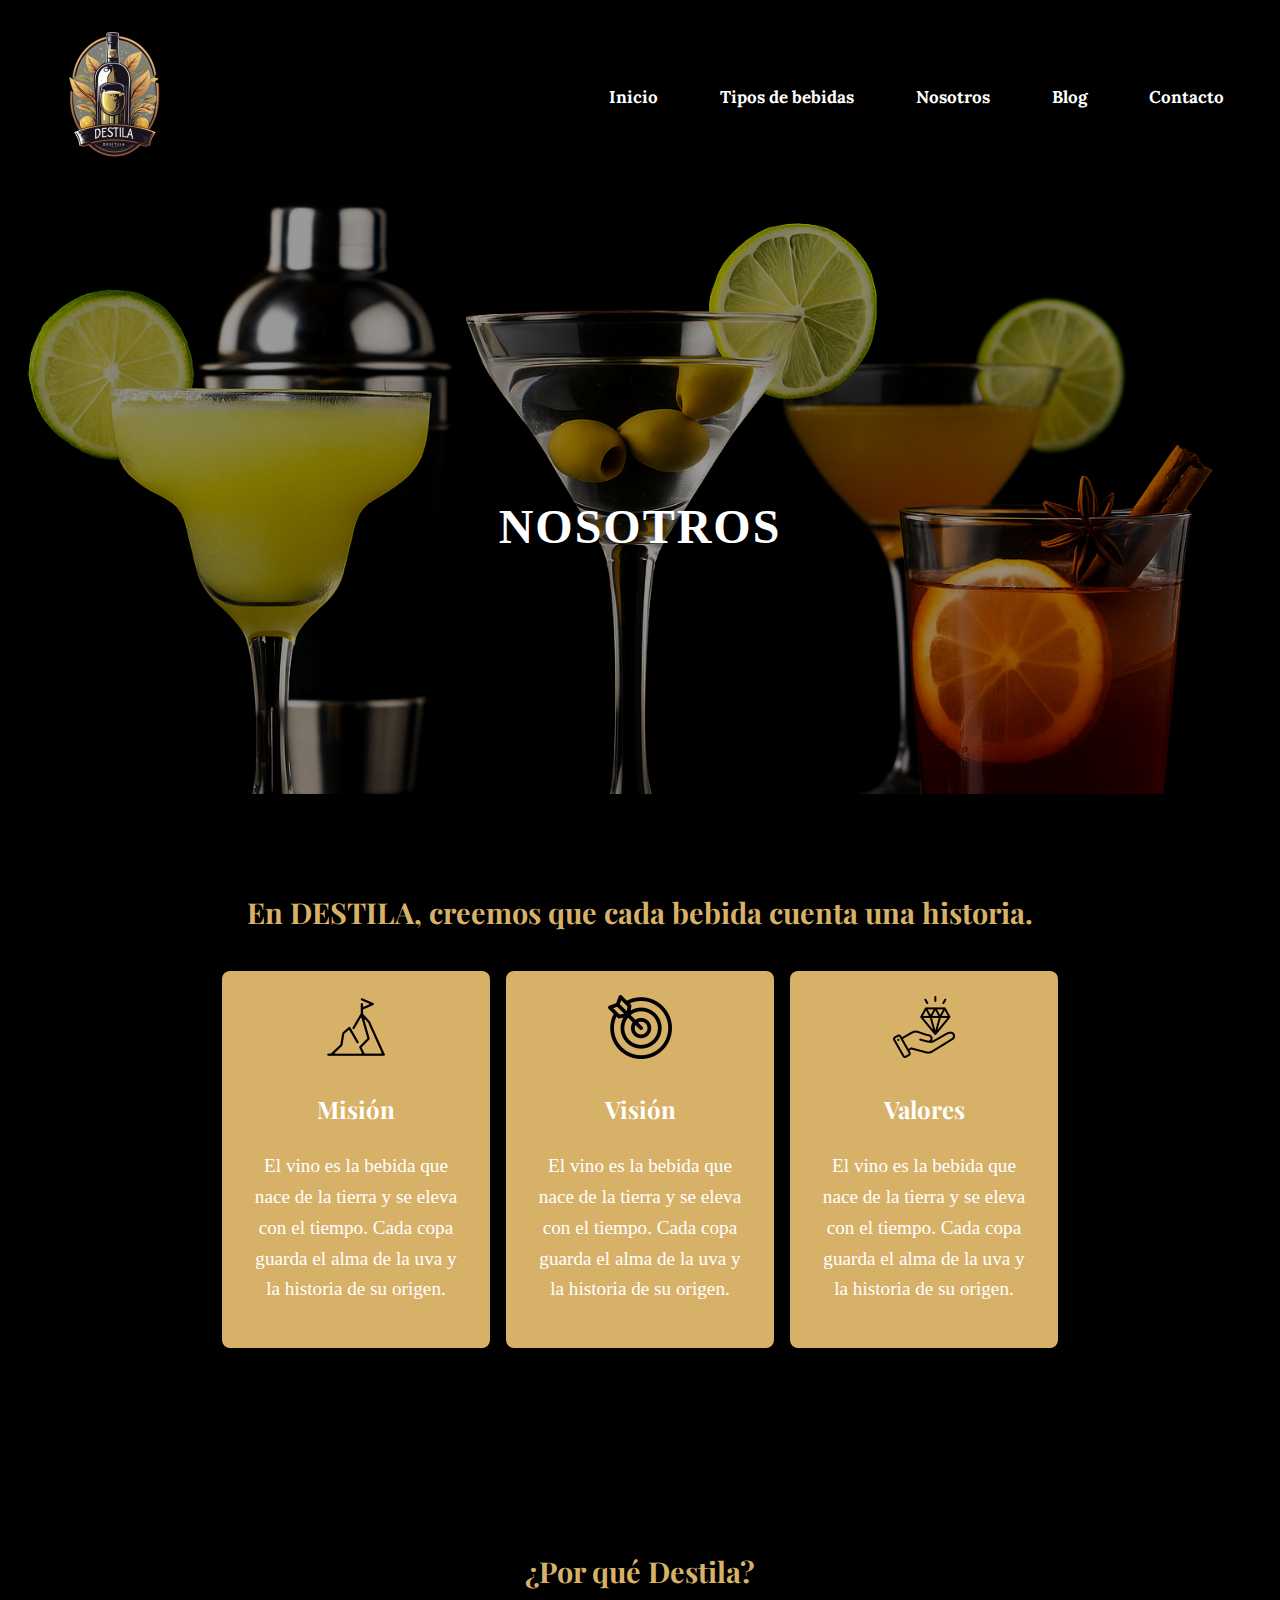
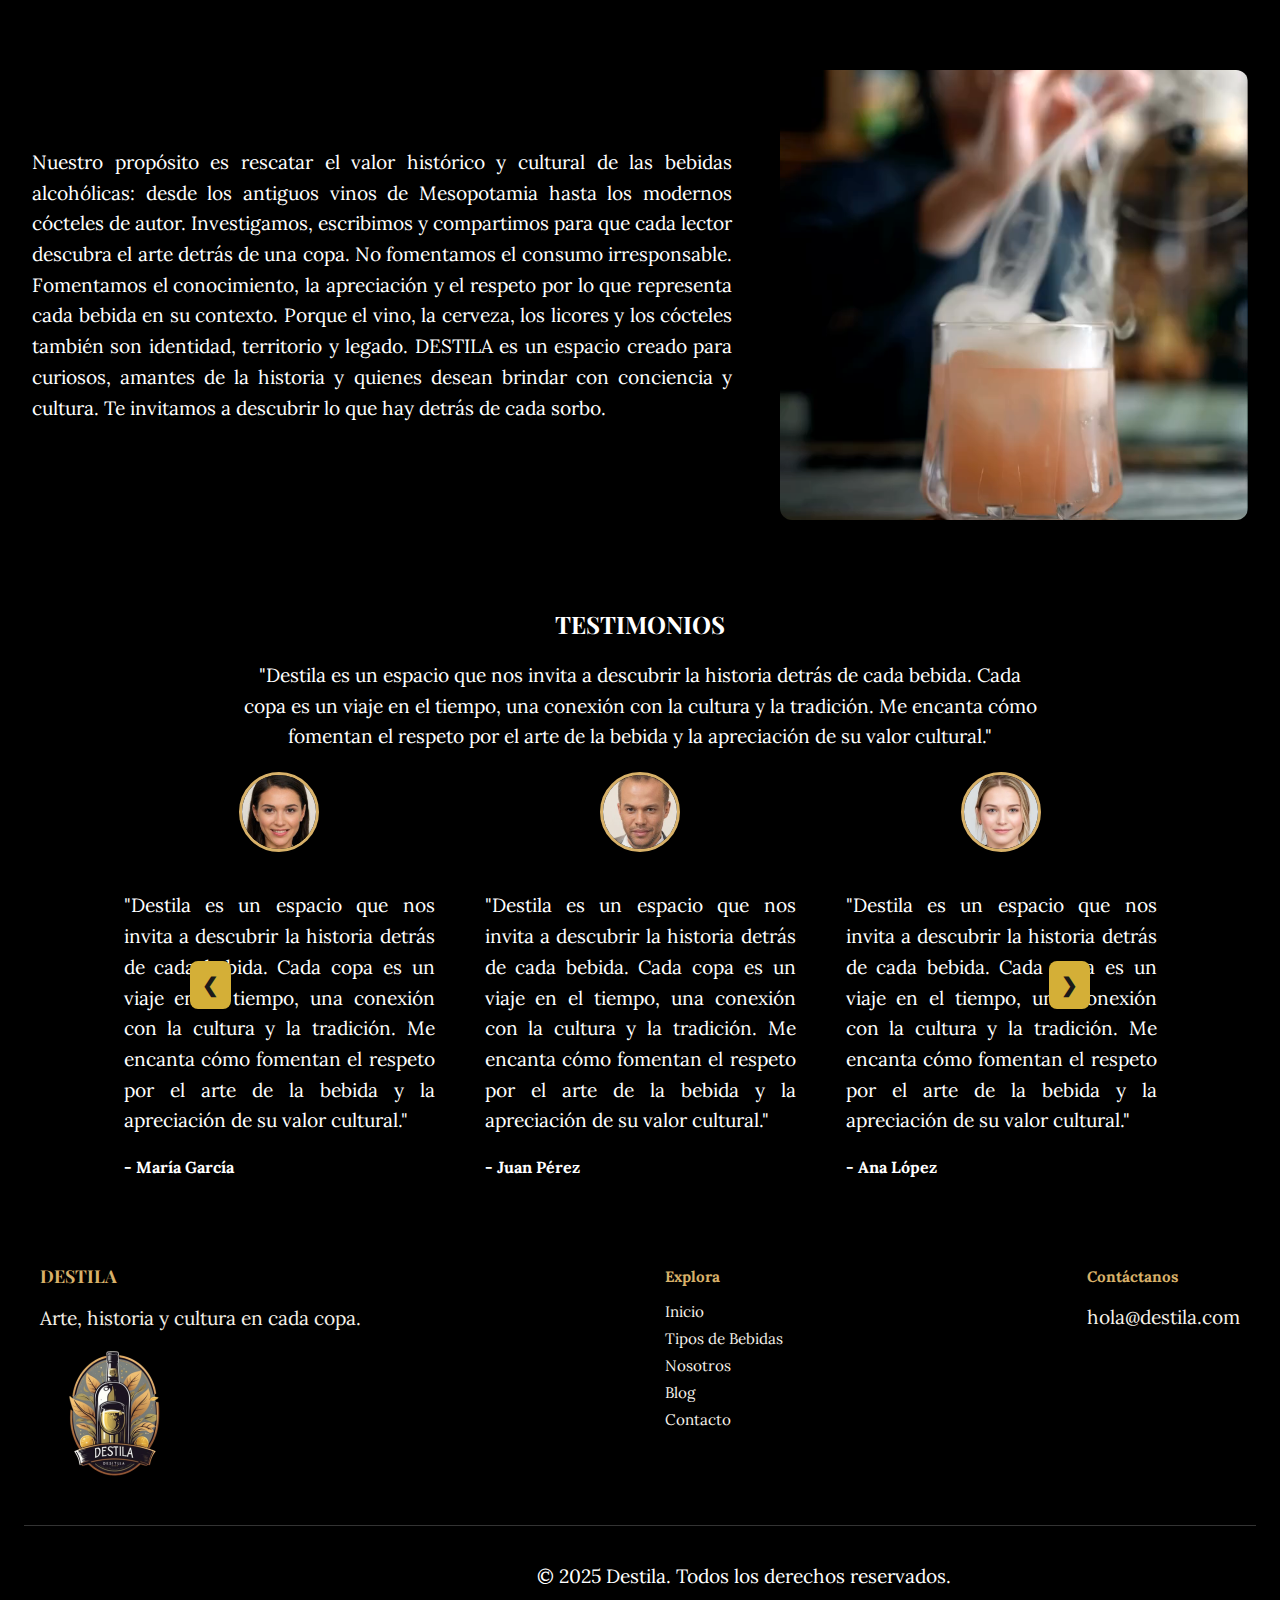
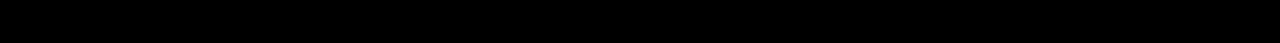
<file: nosotros.html>
<!DOCTYPE html>
<html lang="en">
<head>
    <meta charset="UTF-8">
    <meta name="viewport" content="width=device-width, initial-scale=1.0">
    <title>Nosotros</title>
    <link href="https://fonts.googleapis.com/css2?family=Playfair+Display&family=Lora&display=swap" rel="stylesheet">
    <link rel="stylesheet" href="css/style.css">
</head>
<body>
     <header>
        <div class="logo">
            <img src="img/loge.png" alt="Logo Destila">
        </div>
        <nav class="menu">
            <a target="_blank" href="index.html">Inicio</a>
            <a target="_blank" href="tiposdebebidas.html">Tipos de bebidas</a>
            <a target="_blank" href="nosotros.html">Nosotros</a>
            <a target="_blank" href="blog.html">Blog</a>
            <a target="_blank" href="contacto.html">Contacto</a>
        </nav>
    </header>

    <div class="bebida">
        <img src="img/banner_bebida.png" alt="Banner de bebidas">
        <div class="overlay"></div>
        <h1 class="bebida-title">NOSOTROS</h1>
    </div>
    <section class="nosotros">
        <h3 class="nosotros-text">En DESTILA, creemos que cada bebida cuenta una historia. </h3>
        <div class="column-nosotros">
            <div class="card-nosotros">
                <img src="img/mision.png" alt="">
                <h2>Misión</h2>
                <p>El vino es la bebida que nace de la tierra y se eleva con el tiempo. Cada copa guarda el alma de la uva y la historia de su origen.</p>
               
            </div>
            <div class="card-nosotros">
                <img src="img/vision.png" alt="">
                <h2>Visión</h2>
                <p>El vino es la bebida que nace de la tierra y se eleva con el tiempo. Cada copa guarda el alma de la uva y la historia de su origen.</p>
               
            </div>
            <div class="card-nosotros">
                <img src="img/valor.png" alt="">
                <h2>Valores</h2>
                <p>El vino es la bebida que nace de la tierra y se eleva con el tiempo. Cada copa guarda el alma de la uva y la historia de su origen.</p>
              
            </div>
        </div>
    </section>
    <section>
        
        <div class="container-nosotros">
            <h2 class="nosotros-title">¿Por qué Destila?</h2>
            <div class="nosotros-parrafo">
                <p>Nuestro propósito es rescatar el valor histórico y cultural de las bebidas alcohólicas: desde los antiguos vinos de Mesopotamia hasta los modernos cócteles de autor. Investigamos, escribimos y compartimos para que cada lector descubra el arte detrás de una copa. No fomentamos el consumo irresponsable. Fomentamos el conocimiento, la apreciación y el respeto por lo que representa cada bebida en su contexto. Porque el vino, la cerveza, los licores y los cócteles también son identidad, territorio y legado. DESTILA es un espacio creado para curiosos, amantes de la historia y quienes desean brindar con conciencia y cultura. Te invitamos a descubrir lo que hay detrás de cada sorbo.
                </p>
            </div>
            <div class="nosotros-video">
                <video autoplay loop muted playsinline>
                    <source src="video/0e699c571d3c3f4e53e91a83ecf8b395.mp4" type="video/mp4">
                   
                   </video>
            </div>
        </div>
      
    </section>
    <section>
        <h2 style="text-align: center;">TESTIMONIOS</h2>
        <p class="testimonio-parrafo" >"Destila es un espacio que nos invita a descubrir la historia detrás de cada bebida. Cada copa es un viaje en el tiempo, una conexión con la cultura y la tradición. Me encanta cómo fomentan el respeto por el arte de la bebida y la apreciación de su valor cultural."</p>
        <div class="testimonio-wrapper">
            <button class="btn-left" onclick="prevTestimonial()">❮</button>
       
        <div class="testimonio-carrusel">
            <div class="testimonio-item">
                <div class="testimonio-info">
                    <img src="img/testimonio1.png" alt="Testimonio 1">
                </div>
                <p>"Destila es un espacio que nos invita a descubrir la historia detrás de cada bebida. 
                Cada copa es un viaje en el tiempo, una conexión con la cultura y la tradición. 
                Me encanta cómo fomentan el respeto por el arte de la bebida y la apreciación de su valor cultural."</p>
                <h4>- María García</h4>
            
            </div>
            
            <div class="testimonio-item">
                <div class="testimonio-info">
                    <img src="img/testimonio2.png" alt="Testimonio 1">
                </div>
                <p>"Destila es un espacio que nos invita a descubrir la historia detrás de cada bebida. 
                Cada copa es un viaje en el tiempo, una conexión con la cultura y la tradición. 
                Me encanta cómo fomentan el respeto por el arte de la bebida y la apreciación de su valor cultural."</p>
                <h4>- Juan Pérez</h4>
            </div>
            
            <div class="testimonio-item">
                <div class="testimonio-info">
                    <img src="img/testimonio3.png" alt="Testimonio 1">
                </div>
                <p>"Destila es un espacio que nos invita a descubrir la historia detrás de cada bebida. 
                Cada copa es un viaje en el tiempo, una conexión con la cultura y la tradición. 
                Me encanta cómo fomentan el respeto por el arte de la bebida y la apreciación de su valor cultural."</p>
                <h4>- Ana López</h4>
            </div>  
            <div class="testimonio-item">
                <div class="testimonio-info">
                    <img src="img/testimonio1.png" alt="Testimonio 1">
                </div>
                <p>"Destila es un espacio que nos invita a descubrir la historia detrás de cada bebida. 
                Cada copa es un viaje en el tiempo, una conexión con la cultura y la tradición. 
                Me encanta cómo fomentan el respeto por el arte de la bebida y la apreciación de su valor cultural."</p>
                <h4>- María García</h4>
            
            </div>
            <div class="testimonio-item">
                <div class="testimonio-info">
                    <img src="img/testimonio1.png" alt="Testimonio 1">
                </div>
                <p>"Destila es un espacio que nos invita a descubrir la historia detrás de cada bebida. 
                Cada copa es un viaje en el tiempo, una conexión con la cultura y la tradición. 
                Me encanta cómo fomentan el respeto por el arte de la bebida y la apreciación de su valor cultural."</p>
                <h4>- María García</h4>
            
            </div>
            <div class="testimonio-item">
                <div class="testimonio-info">
                    <img src="img/testimonio1.png" alt="Testimonio 1">
                </div>
                <p>"Destila es un espacio que nos invita a descubrir la historia detrás de cada bebida. 
                Cada copa es un viaje en el tiempo, una conexión con la cultura y la tradición. 
                Me encanta cómo fomentan el respeto por el arte de la bebida y la apreciación de su valor cultural."</p>
                <h4>- María García</h4>
            
            </div>          
        </div>
        <button class="btn-right" onclick="nextTestimonial()">❯</button>
        </div>
    </section>



    <script src="js/testimonios.js"></script>
</body>

    <footer class="footer">
        <div class="footer-container">
            <div class="footer-logo">
                <h3>DESTILA</h3>
                <p>Arte, historia y cultura en cada copa.</p>
                <img src="img/loge.png" alt="Logo Destila">
            </div>

            <div class="footer-links">
                <h4>Explora</h4>
                <ul>
                    <li><a target="_blank" href="index.html">Inicio</a></li>
                    <li><a target="_blank" href="tiposdebebidas.html">Tipos de Bebidas</a></li>
                    <li><a target="_blank" href="nosotros.html">Nosotros</a></li>
                    <li><a target="_blank" href="blog.html">Blog</a></li>
                    <li><a target="_blank" href="contacto.html">Contacto</a></li>
                </ul>
            </div>

            <div class="footer-contacto">
                <h4>Contáctanos</h4>
                <p>hola@destila.com</p>
                <i class="fa fa-facebook-official"></i>
                <i class="fa fa-instagram"></i>
                <i class="fa fa-youtube-play"></i>
            </div>
        </div>

        <div class="footer-copy">
            <p>© 2025 Destila. Todos los derechos reservados.</p>
        </div>
    </footer>
    
</html>
</file>
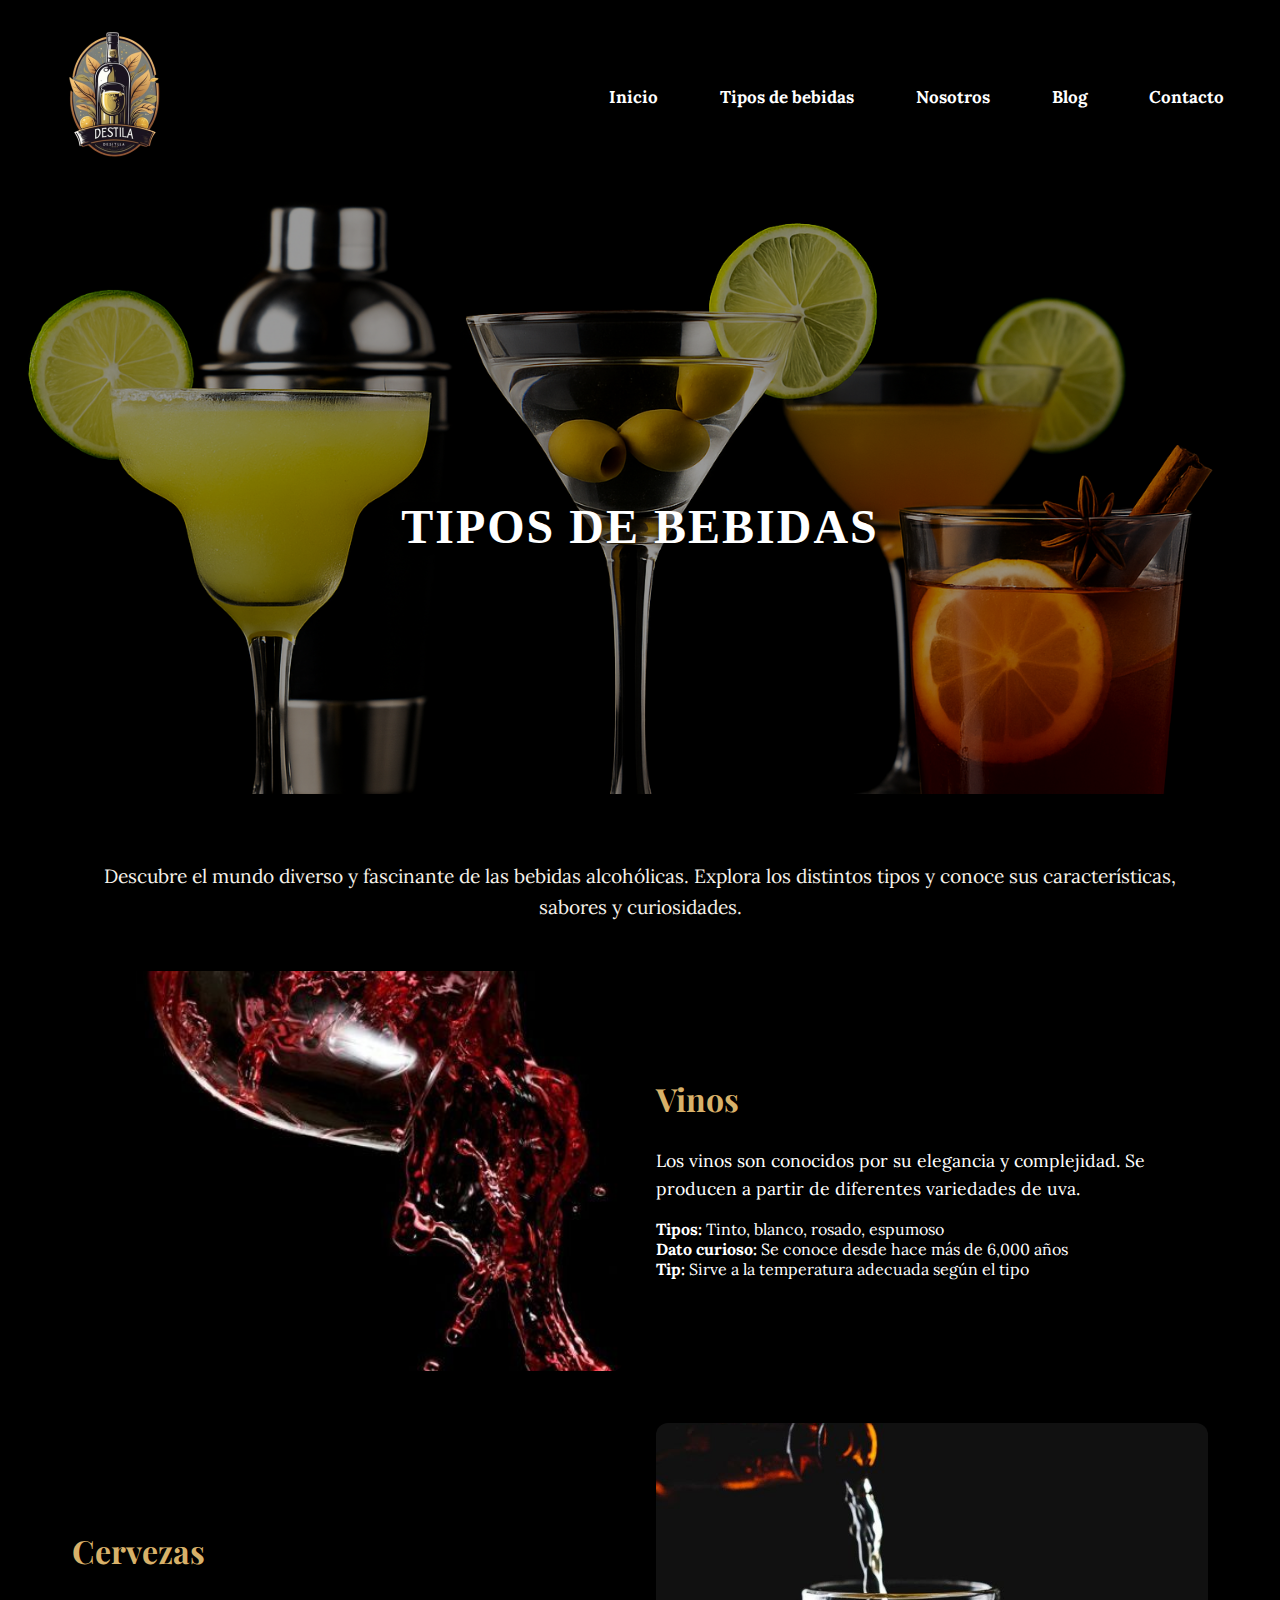
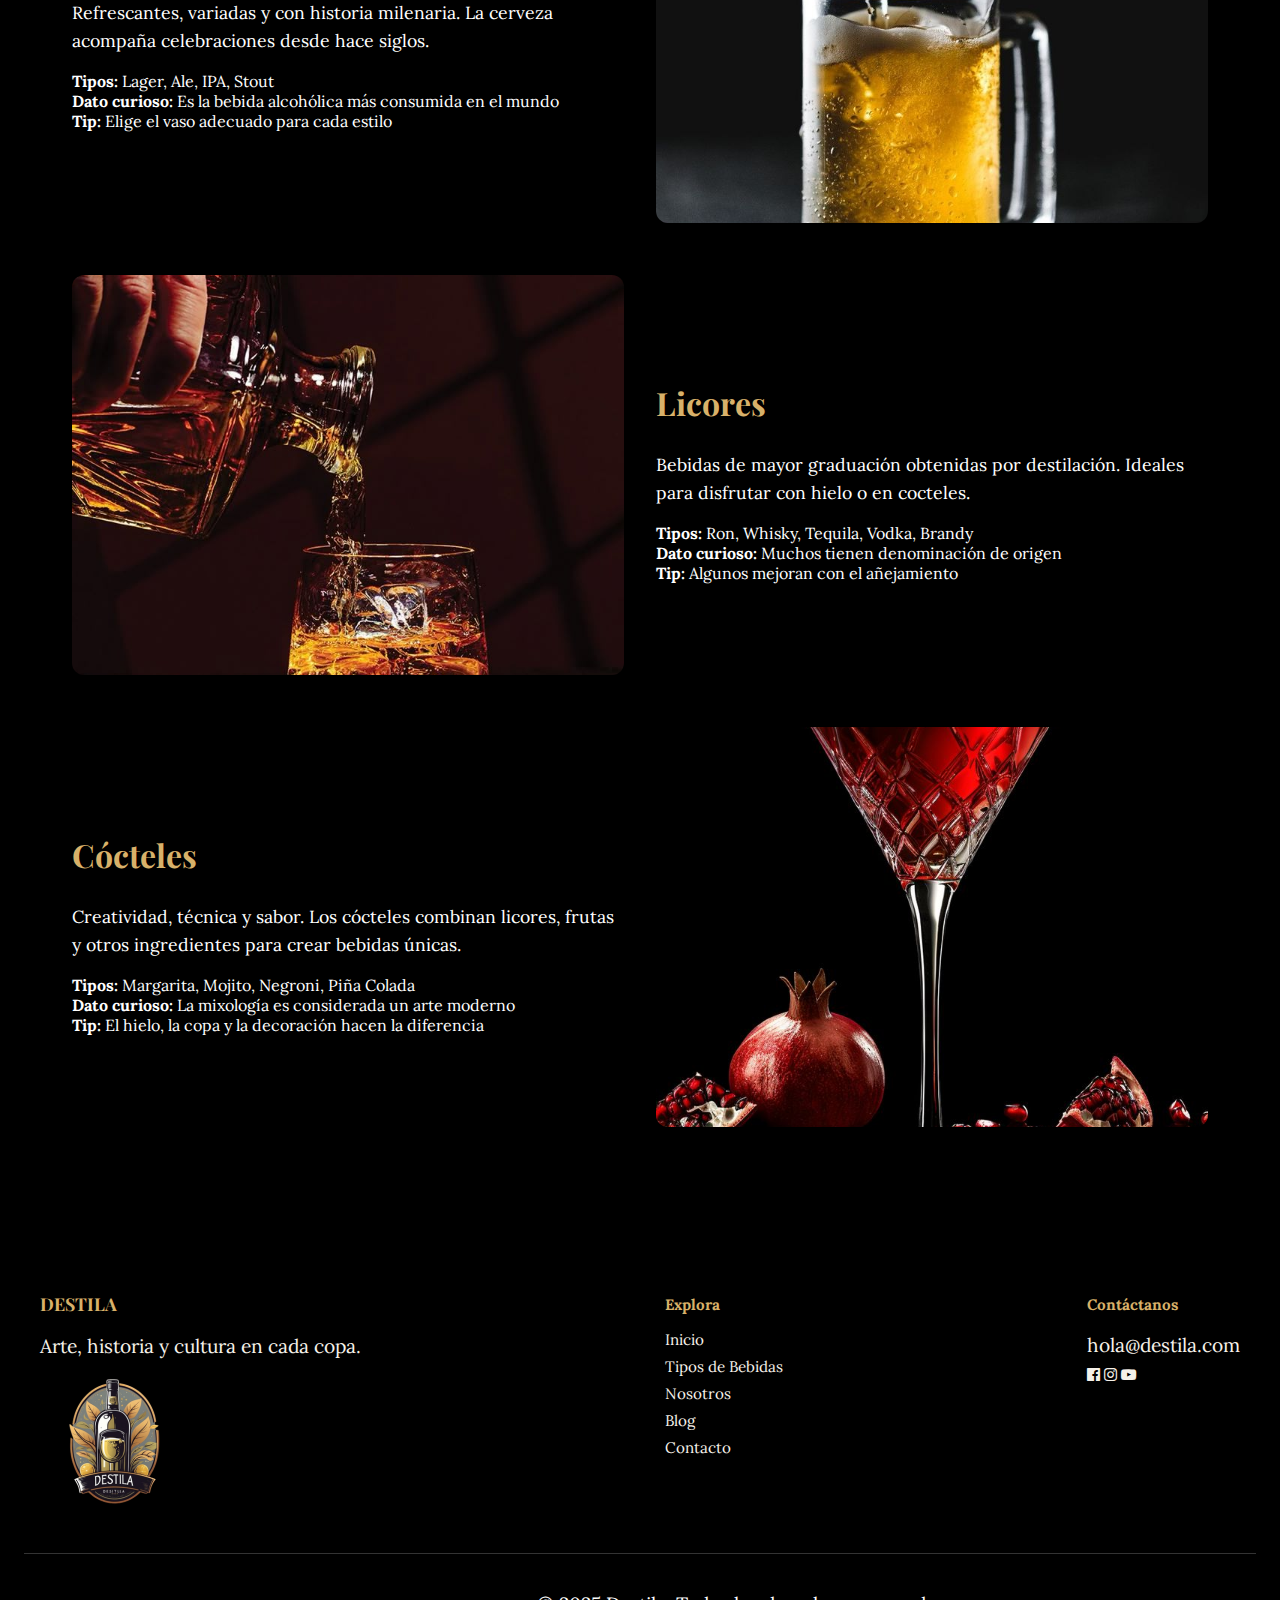
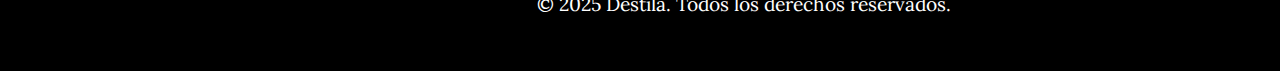
<file: tiposdebebidas.html>
<!DOCTYPE html>
<html lang="en">
<head>
    <meta charset="UTF-8">
    <meta name="viewport" content="width=device-width, initial-scale=1.0">
    <title>Tipos de Bebidas | Destila</title>
    <link rel="stylesheet" href="css/style.css">
    <link rel="stylesheet" href="https://cdnjs.cloudflare.com/ajax/libs/font-awesome/4.7.0/css/font-awesome.min.css">
    <link href="https://fonts.googleapis.com/css2?family=Playfair+Display&family=Lora&display=swap" rel="stylesheet">
</head>
<body>
    <header>
        <div class="logo">
            <img src="img/loge.png" alt="Logo Destila">
        </div>
        <nav class="menu">
            <a target="_blank" href="index.html">Inicio</a>
            <a target="_blank" href="tiposdebebidas.html">Tipos de bebidas</a>
            <a target="_blank" href="nosotros.html">Nosotros</a>
            <a target="_blank" href="blog.html">Blog</a>
            <a target="_blank" href="contacto.html">Contacto</a>
        </nav>
    </header>

    <div class="bebida">
        <img src="img/banner_bebida.png" alt="Banner de bebidas">
        <div class="overlay"></div>
        <h1 class="bebida-title">TIPOS DE BEBIDAS</h1>
    </div>

    <section class="seccion-bebidas">
        <p class="intro" style="text-align: center;">Descubre el mundo diverso y fascinante de las bebidas alcohólicas. Explora los distintos tipos y conoce sus características, sabores y curiosidades.</p>

        <!-- VINO -->
        <div class="fila-bebida">
            <div class="columna-img">
                <img src="img/vino1.jpeg" alt="Vino">
            </div>
            <div class="columna-texto">
                <h2>Vinos</h2>
                <p>Los vinos son conocidos por su elegancia y complejidad. Se producen a partir de diferentes variedades de uva.</p>
                <ul>
                    <li><strong>Tipos:</strong> Tinto, blanco, rosado, espumoso</li>
                    <li><strong>Dato curioso:</strong> Se conoce desde hace más de 6,000 años</li>
                    <li><strong>Tip:</strong> Sirve a la temperatura adecuada según el tipo</li>
                </ul>
            </div>
        </div>

        <!-- CERVEZA -->
        <div class="fila-bebida">
            
            <div class="columna-texto">
                <h2>Cervezas</h2>
                <p>Refrescantes, variadas y con historia milenaria. La cerveza acompaña celebraciones desde hace siglos.</p>
                <ul>
                    <li><strong>Tipos:</strong> Lager, Ale, IPA, Stout</li>
                    <li><strong>Dato curioso:</strong> Es la bebida alcohólica más consumida en el mundo</li>
                    <li><strong>Tip:</strong> Elige el vaso adecuado para cada estilo</li>
                </ul>
            </div>
            <div class="columna-img">
                <img src="img/cerveza.jpeg" alt="Cerveza">
            </div>
        </div>

        <!-- LICOR -->
        <div class="fila-bebida">
            <div class="columna-img">
                <img src="img/licores.jpeg" alt="Licor">
            </div>
            <div class="columna-texto">
                <h2>Licores</h2>
                <p>Bebidas de mayor graduación obtenidas por destilación. Ideales para disfrutar con hielo o en cocteles.</p>
                <ul>
                    <li><strong>Tipos:</strong> Ron, Whisky, Tequila, Vodka, Brandy</li>
                    <li><strong>Dato curioso:</strong> Muchos tienen denominación de origen</li>
                    <li><strong>Tip:</strong> Algunos mejoran con el añejamiento</li>
                </ul>
            </div>
        </div>

        <!-- COCTEL -->
        <div class="fila-bebida">
            
            <div class="columna-texto">
                <h2>Cócteles</h2>
                <p>Creatividad, técnica y sabor. Los cócteles combinan licores, frutas y otros ingredientes para crear bebidas únicas.</p>
                <ul>
                    <li><strong>Tipos:</strong> Margarita, Mojito, Negroni, Piña Colada</li>
                    <li><strong>Dato curioso:</strong> La mixología es considerada un arte moderno</li>
                    <li><strong>Tip:</strong> El hielo, la copa y la decoración hacen la diferencia</li>
                </ul>
            </div>
            <div class="columna-img">
                <img src="img/cocteles.jpeg" alt="Coctel">
            </div>
        </div>
    </section>

</body>

    <footer class="footer">
        <div class="footer-container">
            <div class="footer-logo">
                <h3>DESTILA</h3>
                <p>Arte, historia y cultura en cada copa.</p>
                <img src="img/loge.png" alt="Logo Destila">
            </div>

            <div class="footer-links">
                <h4>Explora</h4>
                <ul>
                    <li><a target="_blank" href="index.html">Inicio</a></li>
                    <li><a target="_blank" href="tiposdebebidas.html">Tipos de Bebidas</a></li>
                    <li><a target="_blank" href="nosotros.html">Nosotros</a></li>
                    <li><a target="_blank" href="blog.html">Blog</a></li>
                    <li><a target="_blank" href="contacto.html">Contacto</a></li>
                </ul>
            </div>

            <div class="footer-contacto">
                <h4>Contáctanos</h4>
                <p>hola@destila.com</p>
                <i class="fa fa-facebook-official"></i>
                <i class="fa fa-instagram"></i>
                <i class="fa fa-youtube-play"></i>
            </div>
        </div>

        <div class="footer-copy">
            <p>© 2025 Destila. Todos los derechos reservados.</p>
        </div>
    </footer>
</html>
</file>
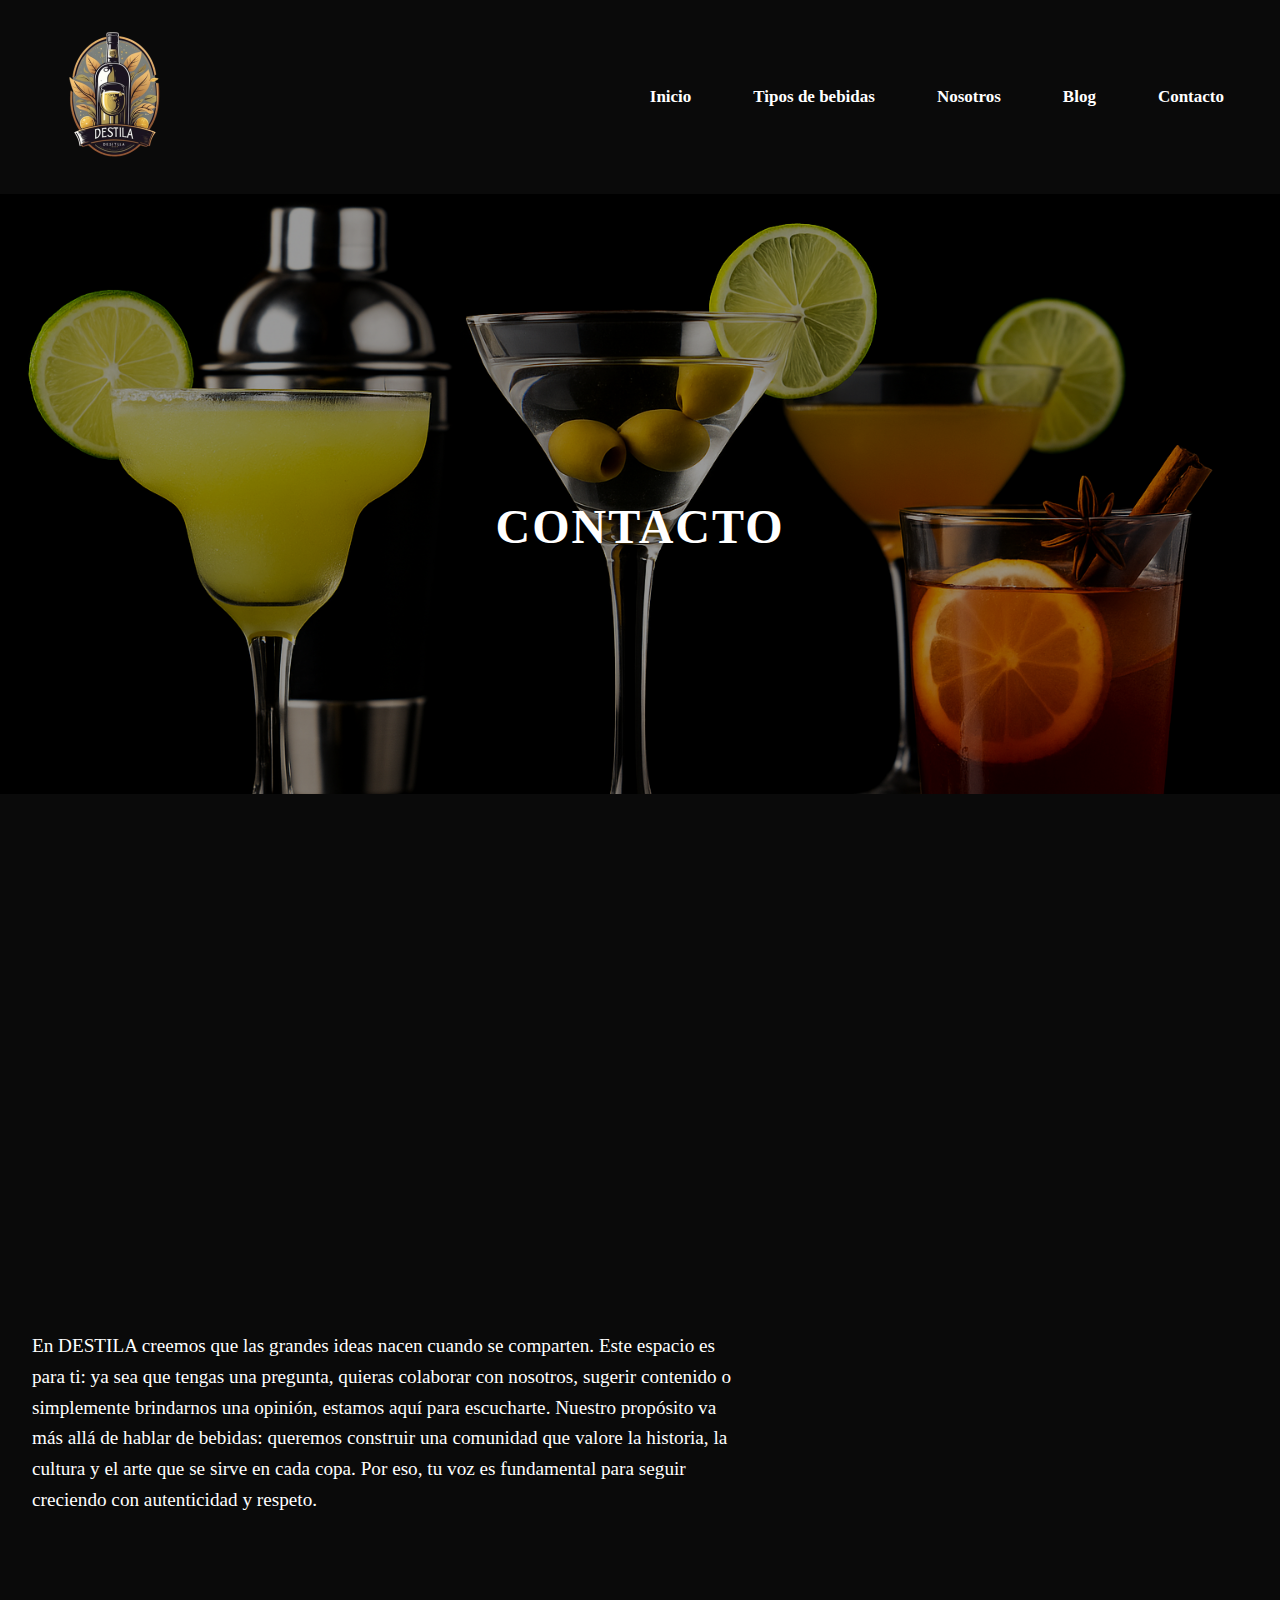
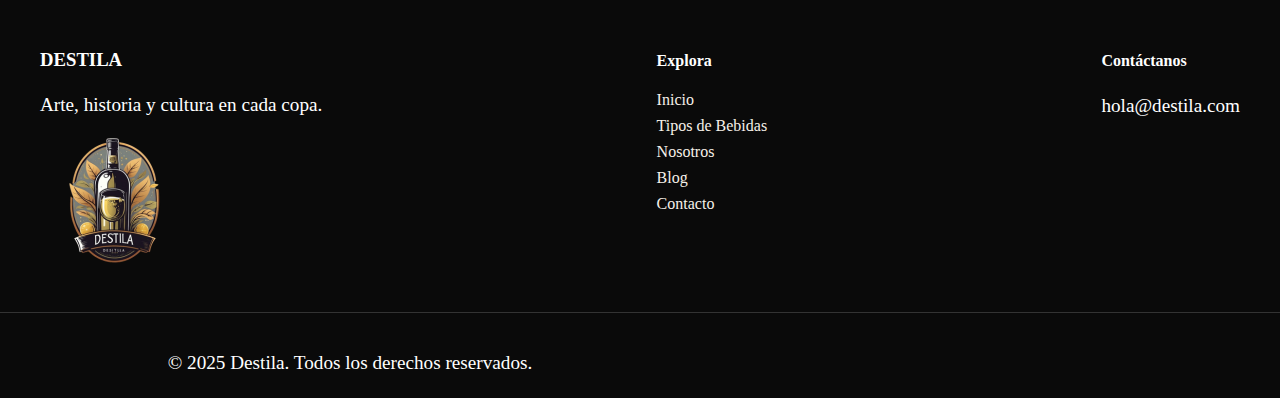
<file: wweb/contacto.html>
<!DOCTYPE html>
<html lang="en">
<head>
    <meta charset="UTF-8">
    <meta name="viewport" content="width=device-width, initial-scale=1.0">
    <title>Nosotros</title>
    <link rel="stylesheet" href="css/style.css">
</head>
<body>
     <header>
        <div class="logo">
            <img src="img/loge.png" alt="Logo Destila">
        </div>
        <nav class="menu">
            <a href="index.html">Inicio</a>
            <a href="tiposdebebidas.html">Tipos de bebidas</a>
            <a href="nosotros.html">Nosotros</a>
            <a href="blog.html">Blog</a>
            <a href="contacto.html">Contacto</a>
        </nav>
    </header>

    <div class="bebida">
        <img src="img/banner_bebida.png" alt="Banner de bebidas">
        <div class="overlay"></div>
        <h1 class="bebida-title">CONTACTO</h1>
    </div>

    <div class="contact">
        <div class="ubicacion">
            <div class="ubicacion-image">
                <iframe src="https://www.google.com/maps/embed?pb=!1m14!1m12!1m3!1d15606.304851896422!2d-77.0327905195301!3d-12.07265265951237!2m3!1f0!2f0!3f0!3m2!1i1024!2i768!4f13.1!5e0!3m2!1ses-419!2spe!4v1749967866130!5m2!1ses-419!2spe" width="600" height="450" style="border:0;" allowfullscreen="" loading="lazy" referrerpolicy="no-referrer-when-downgrade"></iframe>
            </div>
            <div class="ubicacion-text">
                <p>En DESTILA creemos que las grandes ideas nacen cuando se comparten. Este espacio es para ti: ya sea que tengas una pregunta, quieras colaborar con nosotros, sugerir contenido o simplemente brindarnos una opinión, estamos aquí para escucharte.

Nuestro propósito va más allá de hablar de bebidas: queremos construir una comunidad que valore la historia, la cultura y el arte que se sirve en cada copa. Por eso, tu voz es fundamental para seguir creciendo con autenticidad y respeto.</p>
            </div>
        </div>
    </div>

</body>
    <div class="footer-container">
            <div class="footer-logo">
                <h3>DESTILA</h3>
                <p>Arte, historia y cultura en cada copa.</p>
                <img src="img/loge.png" alt="Logo Destila">
            </div>

            <div class="footer-links">
                <h4>Explora</h4>
                <ul>
                    <li><a href="index.html">Inicio</a></li>
                    <li><a href="tiposdebebidas.html">Tipos de Bebidas</a></li>
                    <li><a href="nosotros.html">Nosotros</a></li>
                    <li><a href="blog.html">Blog</a></li>
                    <li><a href="contacto.html">Contacto</a></li>
                </ul>
            </div>

            <div class="footer-contacto">
                <h4>Contáctanos</h4>
                <p>hola@destila.com</p>
                <i class="fa fa-facebook-official"></i>
                <i class="fa fa-instagram"></i>
                <i class="fa fa-youtube-play"></i>
            </div>
        </div>

        <div class="footer-copy">
            <p>© 2025 Destila. Todos los derechos reservados.</p>
        </div>
    </footer>
</html>
</file>
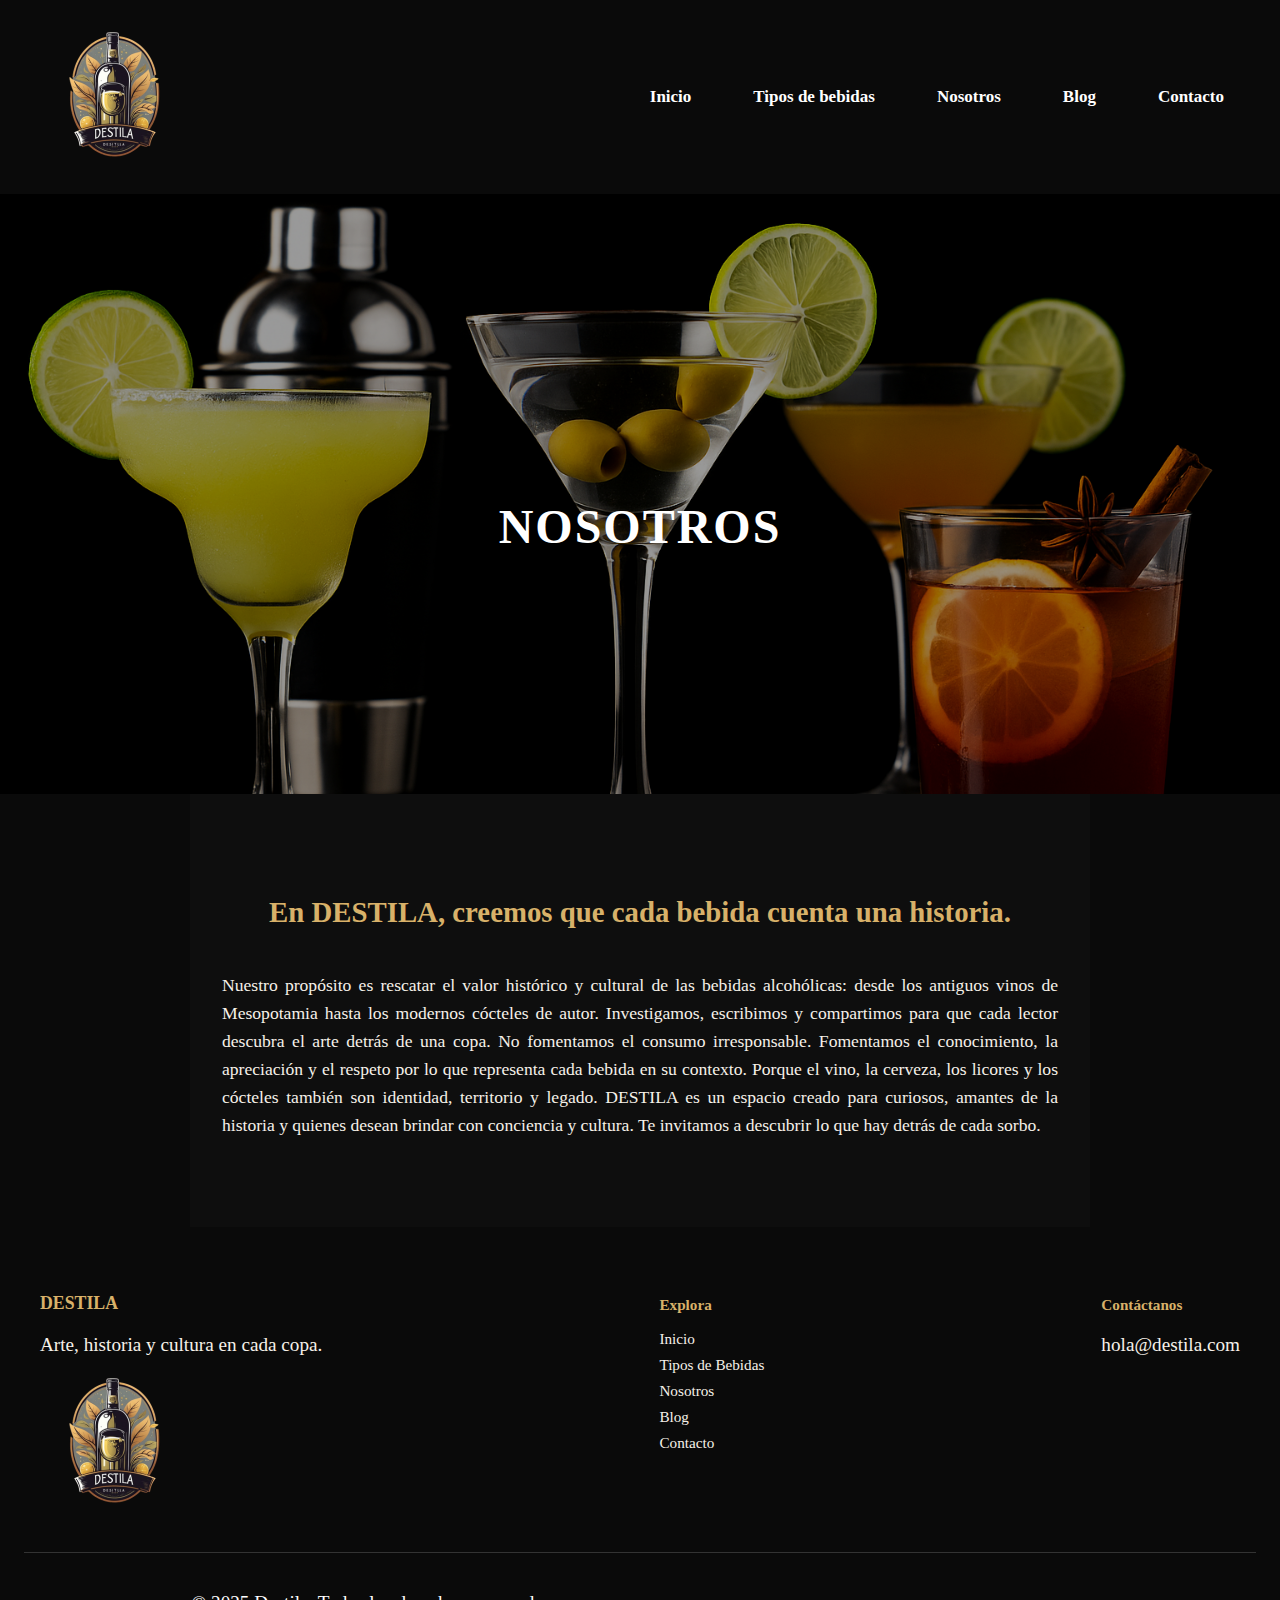
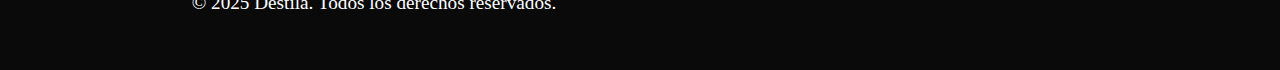
<file: wweb/nosotros.html>
<!DOCTYPE html>
<html lang="en">
<head>
    <meta charset="UTF-8">
    <meta name="viewport" content="width=device-width, initial-scale=1.0">
    <title>Nosotros</title>
    <link rel="stylesheet" href="css/style.css">
</head>
<body>
     <header>
        <div class="logo">
            <img src="img/loge.png" alt="Logo Destila">
        </div>
        <nav class="menu">
            <a href="index.html">Inicio</a>
            <a href="tiposdebebidas.html">Tipos de bebidas</a>
            <a href="nosotros.html">Nosotros</a>
            <a href="blog.html">Blog</a>
            <a href="contacto.html">Contacto</a>
        </nav>
    </header>

    <div class="bebida">
        <img src="img/banner_bebida.png" alt="Banner de bebidas">
        <div class="overlay"></div>
        <h1 class="bebida-title">NOSOTROS</h1>
    </div>
    <section class="nosotros">
        <h3 class="nosotros-text">En DESTILA, creemos que cada bebida cuenta una historia. </h3>
        <p class="nosotros-parrafo">Nuestro propósito es rescatar el valor histórico y cultural de las bebidas alcohólicas: desde los antiguos vinos de Mesopotamia hasta los modernos cócteles de autor. Investigamos, escribimos y compartimos para que cada lector descubra el arte detrás de una copa.

No fomentamos el consumo irresponsable. Fomentamos el conocimiento, la apreciación y el respeto por lo que representa cada bebida en su contexto. Porque el vino, la cerveza, los licores y los cócteles también son identidad, territorio y legado.

DESTILA es un espacio creado para curiosos, amantes de la historia y quienes desean brindar con conciencia y cultura. Te invitamos a descubrir lo que hay detrás de cada sorbo.</p>
   
    </section>




</body>

    <footer class="footer">
        <div class="footer-container">
            <div class="footer-logo">
                <h3>DESTILA</h3>
                <p>Arte, historia y cultura en cada copa.</p>
                <img src="img/loge.png" alt="Logo Destila">
            </div>

            <div class="footer-links">
                <h4>Explora</h4>
                <ul>
                    <li><a href="index.html">Inicio</a></li>
                    <li><a href="tiposdebebidas.html">Tipos de Bebidas</a></li>
                    <li><a href="nosotros.html">Nosotros</a></li>
                    <li><a href="blog.html">Blog</a></li>
                    <li><a href="contacto.html">Contacto</a></li>
                </ul>
            </div>

            <div class="footer-contacto">
                <h4>Contáctanos</h4>
                <p>hola@destila.com</p>
                <i class="fa fa-facebook-official"></i>
                <i class="fa fa-instagram"></i>
                <i class="fa fa-youtube-play"></i>
            </div>
        </div>

        <div class="footer-copy">
            <p>© 2025 Destila. Todos los derechos reservados.</p>
        </div>
    </footer>
</html>
</file>
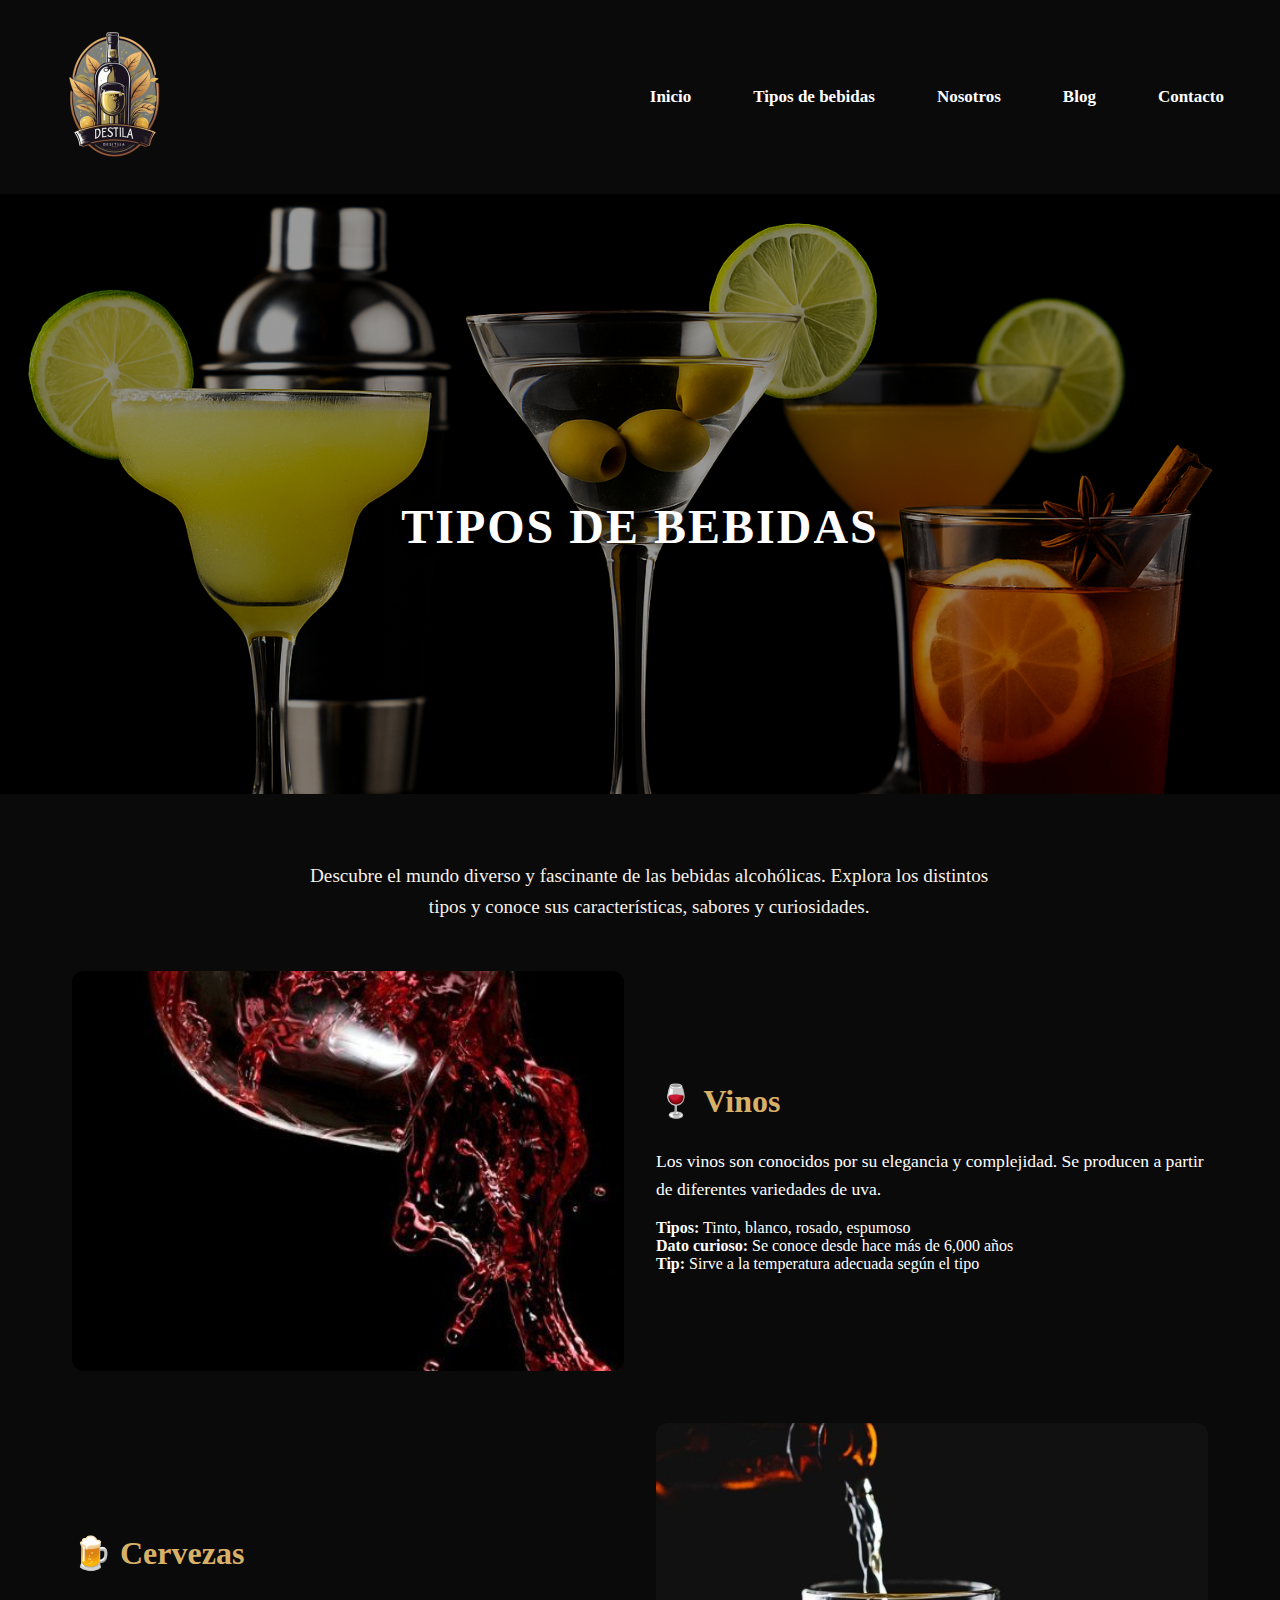
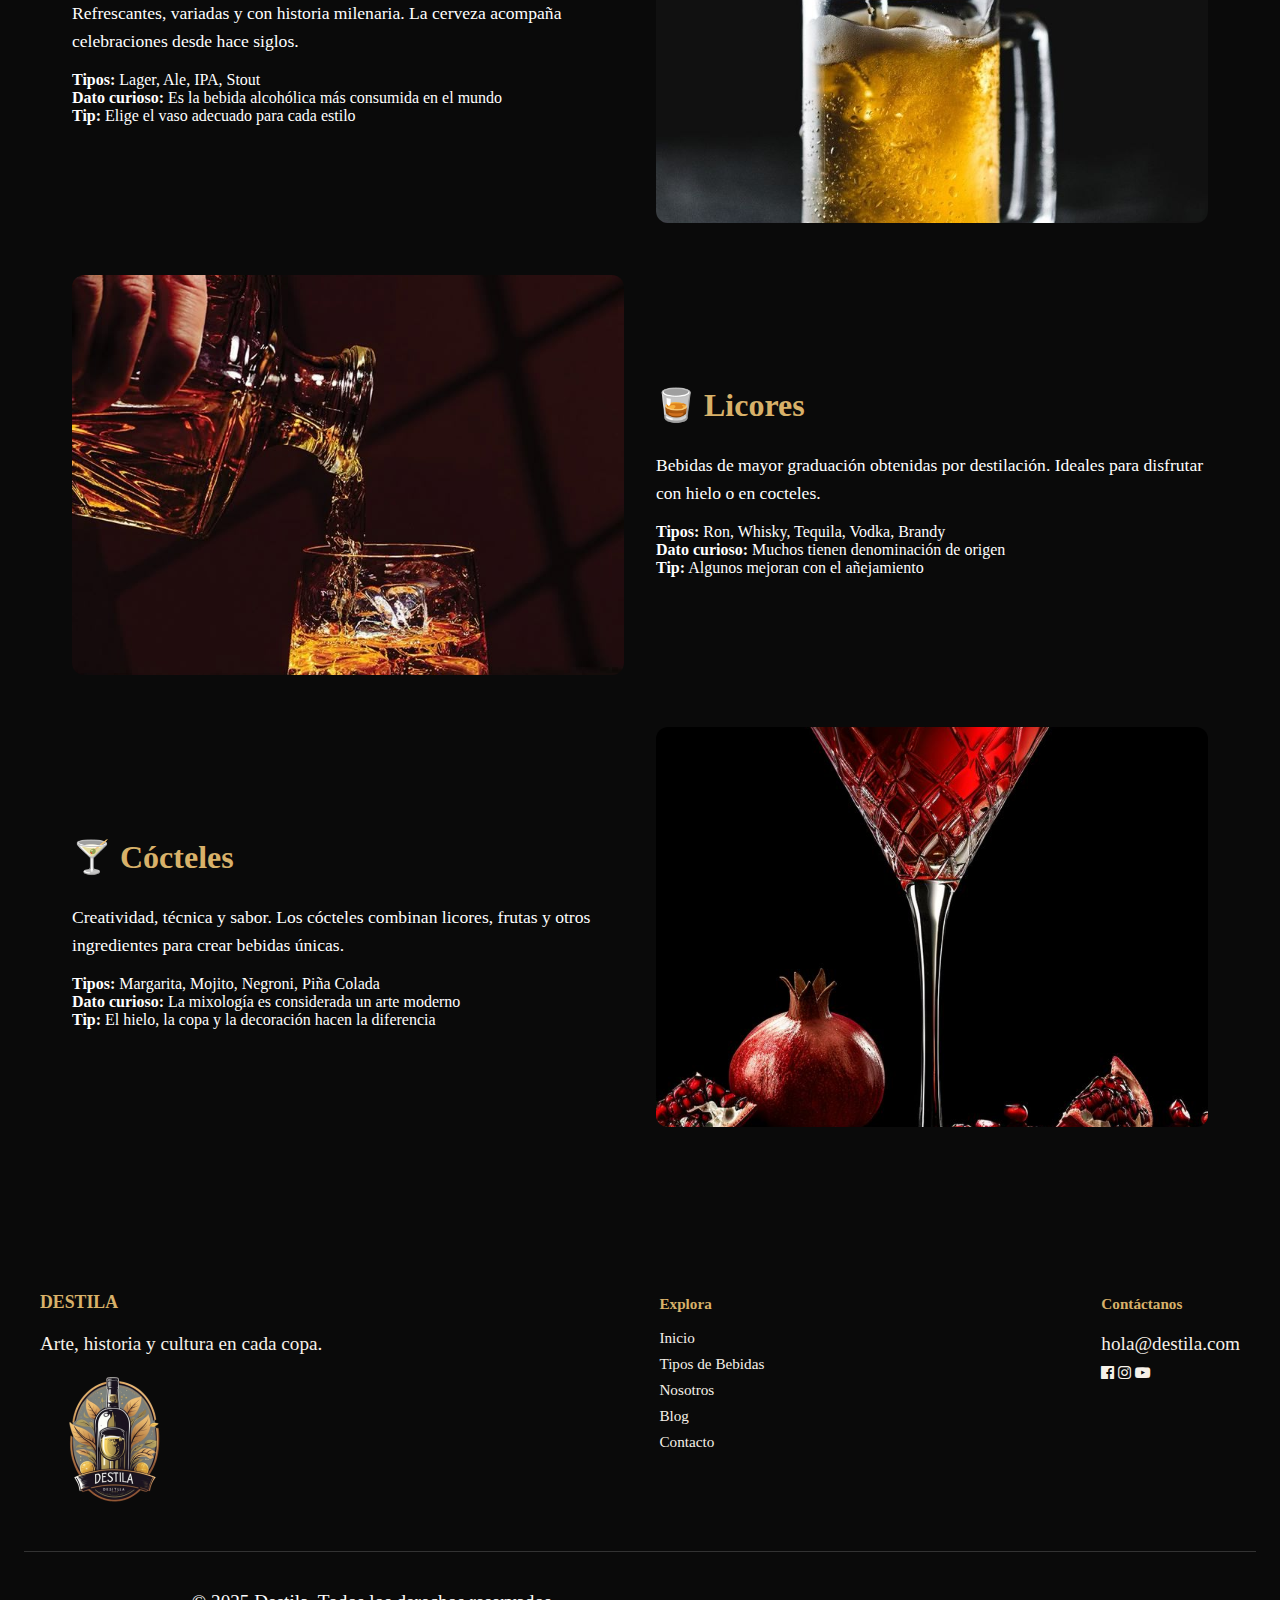
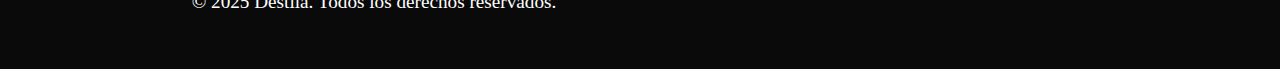
<file: wweb/tiposdebebidas.html>
<!DOCTYPE html>
<html lang="en">
<head>
    <meta charset="UTF-8">
    <meta name="viewport" content="width=device-width, initial-scale=1.0">
    <title>Tipos de Bebidas | Destila</title>
    <link rel="stylesheet" href="css/style.css">
    <link rel="stylesheet" href="https://cdnjs.cloudflare.com/ajax/libs/font-awesome/4.7.0/css/font-awesome.min.css">
</head>
<body>
    <header>
        <div class="logo">
            <img src="img/loge.png" alt="Logo Destila">
        </div>
        <nav class="menu">
            <a href="index.html">Inicio</a>
            <a href="tiposdebebidas.html">Tipos de bebidas</a>
            <a href="nosotros.html">Nosotros</a>
            <a href="blog.html">Blog</a>
            <a href="contacto.html">Contacto</a>
        </nav>
    </header>

    <div class="bebida">
        <img src="img/banner_bebida.png" alt="Banner de bebidas">
        <div class="overlay"></div>
        <h1 class="bebida-title">TIPOS DE BEBIDAS</h1>
    </div>

    <section class="seccion-bebidas">
        <p class="intro" style="text-align: center;">Descubre el mundo diverso y fascinante de las bebidas alcohólicas. Explora los distintos tipos y conoce sus características, sabores y curiosidades.</p>

        <!-- VINO -->
        <div class="fila-bebida">
            <div class="columna-img">
                <img src="img/vino1.jpeg" alt="Vino">
            </div>
            <div class="columna-texto">
                <h2>🍷 Vinos</h2>
                <p>Los vinos son conocidos por su elegancia y complejidad. Se producen a partir de diferentes variedades de uva.</p>
                <ul>
                    <li><strong>Tipos:</strong> Tinto, blanco, rosado, espumoso</li>
                    <li><strong>Dato curioso:</strong> Se conoce desde hace más de 6,000 años</li>
                    <li><strong>Tip:</strong> Sirve a la temperatura adecuada según el tipo</li>
                </ul>
            </div>
        </div>

        <!-- CERVEZA -->
        <div class="fila-bebida">
            
            <div class="columna-texto">
                <h2>🍺 Cervezas</h2>
                <p>Refrescantes, variadas y con historia milenaria. La cerveza acompaña celebraciones desde hace siglos.</p>
                <ul>
                    <li><strong>Tipos:</strong> Lager, Ale, IPA, Stout</li>
                    <li><strong>Dato curioso:</strong> Es la bebida alcohólica más consumida en el mundo</li>
                    <li><strong>Tip:</strong> Elige el vaso adecuado para cada estilo</li>
                </ul>
            </div>
            <div class="columna-img">
                <img src="img/cerveza.jpeg" alt="Cerveza">
            </div>
        </div>

        <!-- LICOR -->
        <div class="fila-bebida">
            <div class="columna-img">
                <img src="img/licores.jpeg" alt="Licor">
            </div>
            <div class="columna-texto">
                <h2>🥃 Licores</h2>
                <p>Bebidas de mayor graduación obtenidas por destilación. Ideales para disfrutar con hielo o en cocteles.</p>
                <ul>
                    <li><strong>Tipos:</strong> Ron, Whisky, Tequila, Vodka, Brandy</li>
                    <li><strong>Dato curioso:</strong> Muchos tienen denominación de origen</li>
                    <li><strong>Tip:</strong> Algunos mejoran con el añejamiento</li>
                </ul>
            </div>
        </div>

        <!-- COCTEL -->
        <div class="fila-bebida">
            
            <div class="columna-texto">
                <h2>🍸 Cócteles</h2>
                <p>Creatividad, técnica y sabor. Los cócteles combinan licores, frutas y otros ingredientes para crear bebidas únicas.</p>
                <ul>
                    <li><strong>Tipos:</strong> Margarita, Mojito, Negroni, Piña Colada</li>
                    <li><strong>Dato curioso:</strong> La mixología es considerada un arte moderno</li>
                    <li><strong>Tip:</strong> El hielo, la copa y la decoración hacen la diferencia</li>
                </ul>
            </div>
            <div class="columna-img">
                <img src="img/cocteles.jpeg" alt="Coctel">
            </div>
        </div>
    </section>

</body>

    <footer class="footer">
        <div class="footer-container">
            <div class="footer-logo">
                <h3>DESTILA</h3>
                <p>Arte, historia y cultura en cada copa.</p>
                <img src="img/loge.png" alt="Logo Destila">
            </div>

            <div class="footer-links">
                <h4>Explora</h4>
                <ul>
                    <li><a href="index.html">Inicio</a></li>
                    <li><a href="tiposdebebidas.html">Tipos de Bebidas</a></li>
                    <li><a href="nosotros.html">Nosotros</a></li>
                    <li><a href="blog.html">Blog</a></li>
                    <li><a href="contacto.html">Contacto</a></li>
                </ul>
            </div>

            <div class="footer-contacto">
                <h4>Contáctanos</h4>
                <p>hola@destila.com</p>
                <i class="fa fa-facebook-official"></i>
                <i class="fa fa-instagram"></i>
                <i class="fa fa-youtube-play"></i>
            </div>
        </div>

        <div class="footer-copy">
            <p>© 2025 Destila. Todos los derechos reservados.</p>
        </div>
    </footer>
</html>
</file>
<file: css/style.css>
body {
      margin: 0;
      background-color: black; 
      color: white;
      font-family: 'Lora', serif;
    }
    h1, h2, h3 {
      font-family: 'Playfair Display', serif;
    }

    h1 {
  font-size: 4rem;
  font-weight: bold;
  color: #D8B169; 
  letter-spacing: 2px;
  text-transform: uppercase;
}
p{
    font-size: 1.2rem;
  line-height: 1.6;
  max-width: 700px;
}

header{
      display: flex;
      justify-content: space-between;
      align-items: center;
      padding: 20px 40px;
}
.menu{
    display: flex;
    gap: 30px;
}
.menu a{
   
    text-decoration: none;
    font-size: 17px;
    padding: 14px 16px;
   font-weight: bold;
    color: white;
    text-align: right;
}
.nav a{
   
      margin: 0 15px;
      font-weight: 500;
}
button{
      background-color: #D8B169;
  color: #1a1a1a;
  border: none;
  padding: 0.6rem 1.2rem;
  border-radius: 4px;
  font-weight: bold;
  cursor: pointer;
  transition: background-color 0.3s ease;
}
.banner{
    display: flex;
      justify-content: center;
      align-items: center;
  
}
.banner-text{
     float: left;
     width: 50%;
     margin-bottom: auto;
   
}
.banner-image img{
    text-align: right;
    height: 650px;
    object-fit: contain;
    animation: float 6s ease-in-out infinite;
    opacity: 0;
    transform: translateY(20px);
    animation: fadeInUp 1s ease-out forwards;
}

@keyframes float {
    0% {
        transform: translateY(0px);
    }
    50% {
        transform: translateY(-20px);
    }
    100% {
        transform: translateY(0px);
    }
}

@keyframes fadeInUp {
    0% {
        opacity: 0;
        transform: translateY(20px);
    }
    100% {
        opacity: 1;
        transform: translateY(0);
    }
}

* {
  box-sizing: border-box;
}

.row {
    margin: 0 -5px;
}


.row:after {
  content: "";
  display: table;
  clear: both;
}
.column{
    float: left;
  width: 25%;
  padding: 0 10px;
}
.card {
  background-color: black;
  color: white;
  border-radius: 8px;
  margin-bottom: 20px;
  text-align: center;
}
.card img {
  width: 80%;
  height: auto;
  border-radius: 6px;
  object-fit: cover;
}
.container{
  padding: 20px;
}
.historia-container {
  display: flex;
  align-items: center;
  justify-content: center;
  gap: 3rem;
  padding: 4rem 2rem;
  flex-wrap: wrap; /* para que sea responsive */
}

.historia-video {
  flex: 1;
  min-width: 400px;
  max-width: 600px;
}

.historia-video video {
  width: 100%;
  height: 450px;
  object-fit: cover;
  border-radius: 12px;
  box-shadow: 0 4px 20px rgba(0, 0, 0, 0.4);
}

.historia-texto {
  flex: 1;
  min-width: 400px;
  color: white;
}

.historia-texto h2 {
  font-size: 3rem;
  color: #D8B169;
  margin-bottom: 1rem;
}

.historia-texto p {
  font-size: 1.2rem;
  line-height: 1.8;
  max-width: 700px;
}

.blog {
    margin: 0 -5px;
    margin-top: 24px;
    margin-bottom: 24px;
}


.blog-container {
  content: "";
  display: table;
  clear: both;
}
.blog1{
    float: left;
  width: 25%;
  padding: 0 10px;
}
.blog-card {
  background-color: black;
  color: white;
  border-radius: 8px;
  margin-bottom: 20px;
  text-align: center;
}
.blog-card img {
  width: 80%;
  height: auto;
  border-radius: 6px;
  object-fit: cover;
}


.footer {
  background-color: black;
  color: #f6f1e9;
  padding: 3rem 1.5rem 2rem;
  font-size: 0.95rem;
}

.footer-container {
  display: flex;
  justify-content: space-between;
  flex-wrap: wrap;
  gap: 2rem;
  max-width: 1200px;
  margin: 0 auto;
}

.footer h3, .footer h4 {
  color: #d8b169;
  margin-bottom: 1rem;
}

.footer-logo p,
.footer-contacto p {
  margin: 0.3rem 0;
}

.footer-links ul {
  list-style: none;
  padding: 0;
}

.footer-links ul li {
  margin: 0.5rem 0;
}

.footer-links ul li a {
  text-decoration: none;
  color: #f6f1e9;
  transition: color 0.3s;
}

.footer-links ul li a:hover {
  color: #d8b169;
}

.footer-copy {
  text-align: center;
  margin-top: 2rem;
  border-top: 1px solid #333;
  padding-top: 1rem;
  color: white;
  font-size: 0.85rem;
  padding-left: 30%;
}

/*tipos de bebidas*/

.bebida {
  position: relative;
  width: 100%;
  height: 600px;
  overflow: hidden;
}
.bebida img{
  width: 100%;
  height: auto;
   object-fit: cover;
   display: block;
}
.bebida-title{
  position: absolute;
  top: 50%;
  left: 50%;
  transform: translate(-50%, -50%);
  color: white;
  font-size: 3rem;
  font-family: 'Georgia', serif;
  text-shadow: 2px 2px 10px rgba(0,0,0,0.7);
  z-index: 2;
  text-align: center; 
}
.overlay {
  position: absolute;
  top: 0;
  left: 0;
  width: 100%;
  height: 100%;
  background-color: rgba(0, 0, 0, 0.4); /* 40% de opacidad negra */
  z-index: 1;
}
/* Sección principal */
.seccion-bebidas {
  padding: 3rem 2rem;
  max-width: 1200px;
  margin: auto;
}

.seccion-bebidas .intro {
  text-align: center;
  font-size: 1.2rem;
  margin-bottom: 3rem;
  color: #f6f1e9;
  
}

/* Fila de bebida */
.fila-bebida {
  display: flex;
  flex-wrap: wrap;
  align-items: center;
  gap: 2rem;
  margin-bottom: 3rem;
}

.columna-img {
  flex: 1;
  min-width: 300px;
}

.columna-img img {
  width: 100%;
  border-radius: 12px;
  object-fit: cover;
  max-height: 400px;
}

.columna-texto {
  flex: 1;
  min-width: 300px;
}

.columna-texto h2 {
  color: #d8b169;
  font-size: 2rem;
}

.columna-texto p {
  font-size: 1.1rem;
  line-height: 1.6;
  margin-bottom: 1rem;
}

.columna-texto ul {
  list-style: none;
  padding-left: 0;
}

.columna-texto ul li::before {
  content: \"• \";
  color: #d8b169;
  margin-right: 6px;
}

.nosotros {
  padding: 4rem 2rem;
  max-width: 900px;
  margin: auto;
  background-color: black;
  color: #f6f1e9;
  font-family: 'Georgia', serif;
  line-height: 1.8;
}

.nosotros-text  {
  text-align: center;
  color: #d8b169;
  margin-bottom: 2rem;
  font-size: 1.8rem;
  
}
.card-nosotros{
    background-color: #D8B169;
    color: white;
    border-radius: 8px;
    margin-bottom: 20px;
    text-align: center;
    padding: 1.5rem;
  
}
.column-nosotros{
    display: flex;
    flex-wrap: nowrap;
    gap: 1rem;
    margin-bottom: 2rem;
}
.container-nosotros{
  display: flex;
      align-items: center;
      justify-content: center;
      gap: 3rem;
      padding: 4rem 2rem;
      flex-wrap: wrap;
  
}
.nosotros-title{
    width: 100%;
    text-align: center;
    color: #d8b169;
    margin-bottom: 2rem;
    font-size: 1.8rem;
    
}
.nosotros-parrafo  {
  display: flex;
  justify-content: left;
  align-items: center;
  margin-bottom: 1.5rem;
  font-size: 1.1rem;
  text-align: justify;
  max-width: 100%;
}
.nosotros-video{
    flex: 1;
    min-width: 400px;
    max-width: 600px;
}
.nosotros-video video{
  width: 100%;
  height: 450px;
  object-fit: cover;
  border-radius: 12px;
  box-shadow: 0 4px 20px rgba(0, 0, 0, 0.4);
}
.testimonio-wrapper {
  position: relative;
  display: flex;
  align-items: center;
  justify-content: center;
  max-width: 100%;
  margin: auto;
}
.btn-left, .btn-right {
  position: absolute;
  top: 50%;
  transform: translateY(-50%);
  background-color: #d4af37;
  border: none;
  padding: 12px;
  border-radius: 8px;
  font-size: 20px;
  cursor: pointer;
}

.btn-left {
  left: 190px;
}

.btn-right {
  right: 190px;
}
.testimonio-parrafo{
    max-width: 800px;
    margin: 20px auto;
    font-size: 1.2rem;
    line-height: 1.6;
    text-align: center;
    color: white;
}
.testimonio-carrusel {
  display: flex;
  scroll-behavior: smooth;
  justify-content: center;
  gap: 20px;
}
.testimonio-item {
  flex: 0 0 auto;
  width: 311px;
  margin: 0 15px;
}
.testimonio-item img {
  width: 80px;
  height: 80px;
  object-fit: cover;
  border-radius: 50%;
  margin-bottom: 15px;
  border: 3px solid #D8B169;
  
}
.testimonio-info {
  text-align: center;
  margin-bottom: 10px;
}

.testimonio-info h4 {
  margin-top: 10px;
  font-weight: bold;
}

.testimonio-item p {
  text-align: justify;
}
.testimonial-controls {
  margin-top: 15px;
}

.carousel-buttons {
  display: flex;
  gap: 15px;
  justify-content: center;
  align-items: center;
}

.btn-carousel {
  
  color: black;
  padding: 10px 16px;
  border-radius: 8px;
  font-size: 24px;
  cursor: pointer;

}

.seccion-contacto {
  text-align: center;
  padding: 2rem;
}

.texto-contacto p {
  max-width: 800px;
  margin: 0 auto 3rem auto;
  font-size: 1.1rem;
  color: white;
  line-height: 1.8;
  font-size: 24px;
}

.contenedor-contacto {
  display: flex;
  justify-content: center;
  gap: 2rem;
  flex-wrap: wrap;
}

.mapa,
.formulario {
  flex: 1;
  min-width: 320px;
  max-width: 500px;
}

.formulario {
 background-color: #d8b169;
    padding: 3.5rem;
    border-radius: 3px;
    color: #000;
    margin-left: 8%;
}

.formulario h3 {
  margin-bottom: 0.5rem;
}

.formulario input,
.formulario button {
  width: 100%;
  padding: 10px;
  margin-top: 10px;
  border: none;
  border-radius: 4px;
}

.formulario button {
  background-color: black;
  color: white;
  font-weight: bold;
  cursor: pointer;
}

.section-contact {
  display: flex;
  flex-wrap: wrap;
  justify-content: center;
  gap: 2rem;
  margin: 2rem auto;
  padding: 1rem;
  background-color: #F6F1E9;
}

.column-contact {
  flex: 1;
  min-width: 250px;
  max-width: 350px;
}
.card-email{
  padding: 1.5rem;
  color: rgb(0, 0, 0);
  text-align: center;
  border-radius: 10px;
}

.card-horario {
  
  padding: 1.5rem;
  color: rgb(0, 0, 0);
  text-align: center;
  border-radius: 10px;
}

.card-horario i {
  margin-right: 8px;
  color: rgb(0, 0, 0);
}

.card-horario a {
  color: white;
  font-size: 1.5rem;
  margin: 0 10px;
  transition: 0.3s ease;
}

.card-horario a:hover {
  color: #d8b169;
}


.leftcolumn {
  float: left;
  width: 73%;
  margin-left: 14px;
}


.rightcolumn {
  float: left;
  width: 25%;
  padding-left: 20px;
}
.intro{
  max-width: 100%;
}

.fakeimg {
  width: 1000px;
  height: 500px;
}


.card-blog {
  background-color: #1e1a17; 
  color: #f1e9dc;
  padding: 20px;
  border-radius: 10px;
  margin-top: 15px;
}

.blog:after {
  content: "";
  display: table;
  clear: both;
}


/* Responsive layout  */
@media screen and (max-width: 800px) {
  .leftcolumn, .rightcolumn {
    width: 100%;
    padding: 0;
  }
}
/* Responsive columns */
@media screen and (max-width: 600px) {
  .column {
    width: 100%;
    display: block;
    margin-bottom: 20px;
  }
}
</file>
<file: wweb/css/style.css>
body {
      margin: 0;
      background-color: #0a0a0a; 
      color: white;
      font-family: 'Georgia', serif;
    }

    h1 {
  font-size: 4rem;
  font-weight: bold;
  color: #D8B169; /* Oro suave */
  letter-spacing: 2px;
  text-transform: uppercase;
}
p{
    font-size: 1.2rem;
  line-height: 1.6;
  max-width: 700px;
}

header{
      display: flex;
      justify-content: space-between;
      align-items: center;
      padding: 20px 40px;
}
.menu{
    display: flex;
    gap: 30px;
}
.menu a{
   
    text-decoration: none;
    font-size: 17px;
    padding: 14px 16px;
   font-weight: bold;
    color: white;
    text-align: right;
}
.nav a{
   
      margin: 0 15px;
      font-weight: 500;
}
button{
      background-color: #D8B169;
  color: #1a1a1a;
  border: none;
  padding: 0.6rem 1.2rem;
  border-radius: 4px;
  font-weight: bold;
  cursor: pointer;
  transition: background-color 0.3s ease;
}
.banner{
    display: flex;
      justify-content: center;
      align-items: center;
  
}
.banner-text{
     float: left;
     width: 50%;
     margin-bottom: auto;
   
}
.banner-image img{
    text-align: right;
   height: 650px;
      object-fit: contain;

}
* {
  box-sizing: border-box;
}

.row {
    margin: 0 -5px;
}


.row:after {
  content: "";
  display: table;
  clear: both;
}
.column{
    float: left;
  width: 25%;
  padding: 0 10px;
}
.card {
  background-color: #111;
  color: white;
  border-radius: 8px;
  margin-bottom: 20px;
}
.card img {
  width: 80%;
  height: auto;
  border-radius: 6px;
  object-fit: cover;
}

.historia-container {
  display: flex;
  align-items: center;
  justify-content: center;
  gap: 3rem;
  padding: 4rem 2rem;
  flex-wrap: wrap; /* para que sea responsive */
}

.historia-video {
  flex: 1;
  min-width: 400px;
  max-width: 600px;
}

.historia-video video {
  width: 100%;
  height: 450px;
  object-fit: cover;
  border-radius: 12px;
  box-shadow: 0 4px 20px rgba(0, 0, 0, 0.4);
}

.historia-texto {
  flex: 1;
  min-width: 400px;
  color: white;
}

.historia-texto h2 {
  font-size: 3rem;
  color: #D8B169;
  margin-bottom: 1rem;
}

.historia-texto p {
  font-size: 1.2rem;
  line-height: 1.8;
  max-width: 700px;
}

.blog {
    margin: 0 -5px;
}


.blog-container {
  content: "";
  display: table;
  clear: both;
}
.blog1{
    float: left;
  width: 25%;
  padding: 0 10px;
}
.blog-card {
  background-color: #111;
  color: white;
  border-radius: 8px;
  margin-bottom: 20px;
  text-align: center;
}
.blog-card img {
  width: 80%;
  height: auto;
  border-radius: 6px;
  object-fit: cover;
}


.footer {
  background-color: #0a0a0a;
  color: #f6f1e9;
  padding: 3rem 1.5rem 2rem;
  font-size: 0.95rem;
}

.footer-container {
  display: flex;
  justify-content: space-between;
  flex-wrap: wrap;
  gap: 2rem;
  max-width: 1200px;
  margin: 0 auto;
}

.footer h3, .footer h4 {
  color: #d8b169;
  margin-bottom: 1rem;
}

.footer-logo p,
.footer-contacto p {
  margin: 0.3rem 0;
}

.footer-links ul {
  list-style: none;
  padding: 0;
}

.footer-links ul li {
  margin: 0.5rem 0;
}

.footer-links ul li a {
  text-decoration: none;
  color: #f6f1e9;
  transition: color 0.3s;
}

.footer-links ul li a:hover {
  color: #d8b169;
}

.footer-copy {
  text-align: center;
  margin-top: 2rem;
  border-top: 1px solid #333;
  padding-top: 1rem;
  color: white;
  font-size: 0.85rem;
}

/*tipos de bebidas*/

.bebida {
  position: relative;
  width: 100%;
  height: 600px;
  overflow: hidden;
}
.bebida img{
  width: 100%;
  height: auto;
   object-fit: cover;
   display: block;
}
.bebida-title{
  position: absolute;
  top: 50%;
  left: 50%;
  transform: translate(-50%, -50%);
  color: white;
  font-size: 3rem;
  font-family: 'Georgia', serif;
  text-shadow: 2px 2px 10px rgba(0,0,0,0.7);
  z-index: 2;
  text-align: center; 
}
.overlay {
  position: absolute;
  top: 0;
  left: 0;
  width: 100%;
  height: 100%;
  background-color: rgba(0, 0, 0, 0.4); /* 40% de opacidad negra */
  z-index: 1;
}
/* Sección principal */
.seccion-bebidas {
  padding: 3rem 2rem;
  max-width: 1200px;
  margin: auto;
}

.seccion-bebidas .intro {
  text-align: center;
  font-size: 1.2rem;
  margin-bottom: 3rem;
  color: #f6f1e9;
  margin-left: 20%;
}

/* Fila de bebida */
.fila-bebida {
  display: flex;
  flex-wrap: wrap;
  align-items: center;
  gap: 2rem;
  margin-bottom: 3rem;
}

.columna-img {
  flex: 1;
  min-width: 300px;
}

.columna-img img {
  width: 100%;
  border-radius: 12px;
  object-fit: cover;
  max-height: 400px;
}

.columna-texto {
  flex: 1;
  min-width: 300px;
}

.columna-texto h2 {
  color: #d8b169;
  font-size: 2rem;
}

.columna-texto p {
  font-size: 1.1rem;
  line-height: 1.6;
  margin-bottom: 1rem;
}

.columna-texto ul {
  list-style: none;
  padding-left: 0;
}

.columna-texto ul li::before {
  content: \"• \";
  color: #d8b169;
  margin-right: 6px;
}

.nosotros {
  padding: 4rem 2rem;
  max-width: 900px;
  margin: auto;
  background-color: #0e0e0e;
  color: #f6f1e9;
  font-family: 'Georgia', serif;
  line-height: 1.8;
}

.nosotros-text  {
  text-align: center;
  color: #d8b169;
  margin-bottom: 2rem;
  font-size: 1.8rem;
  
}

.nosotros-parrafo  {
  margin-bottom: 1.5rem;
  font-size: 1.1rem;
  text-align: justify;
  max-width: 100%;
}
.contact {
  display: flex;
  flex-wrap: wrap;
  align-items: center;
  gap: 2rem;
  margin-bottom: 3rem;
}
.ubicacion {
  display: flex;
  gap: 2rem;
  padding: 2rem;
  flex-wrap: wrap; /* para que se adapte en móviles */
}
.ubicacion-img {
  flex: 1;
  min-width: 300px;
}

.ubicacion-text {
  font-size: 1.1rem;
  line-height: 1.6;
  margin-bottom: 1rem;
}



/* Responsive columns */
@media screen and (max-width: 600px) {
  .column {
    width: 100%;
    display: block;
    margin-bottom: 20px;
  }
}
</file>
